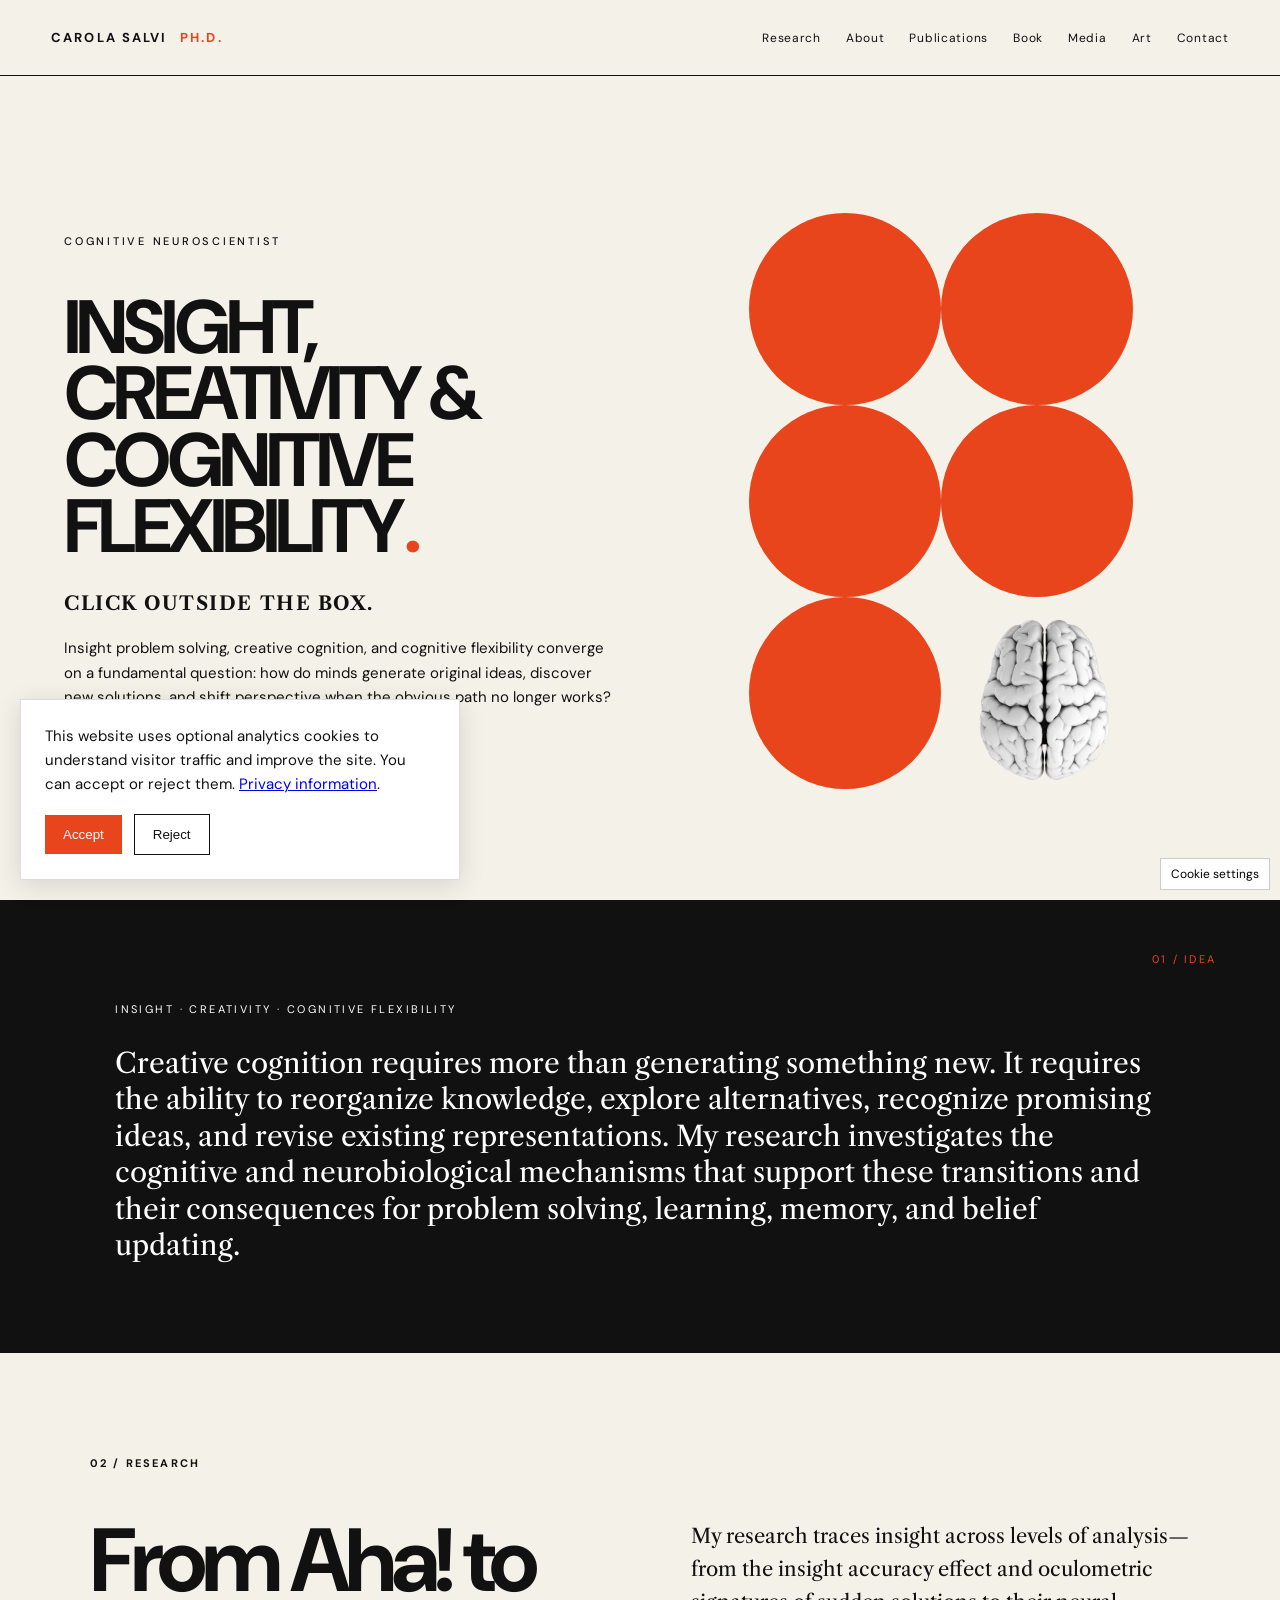
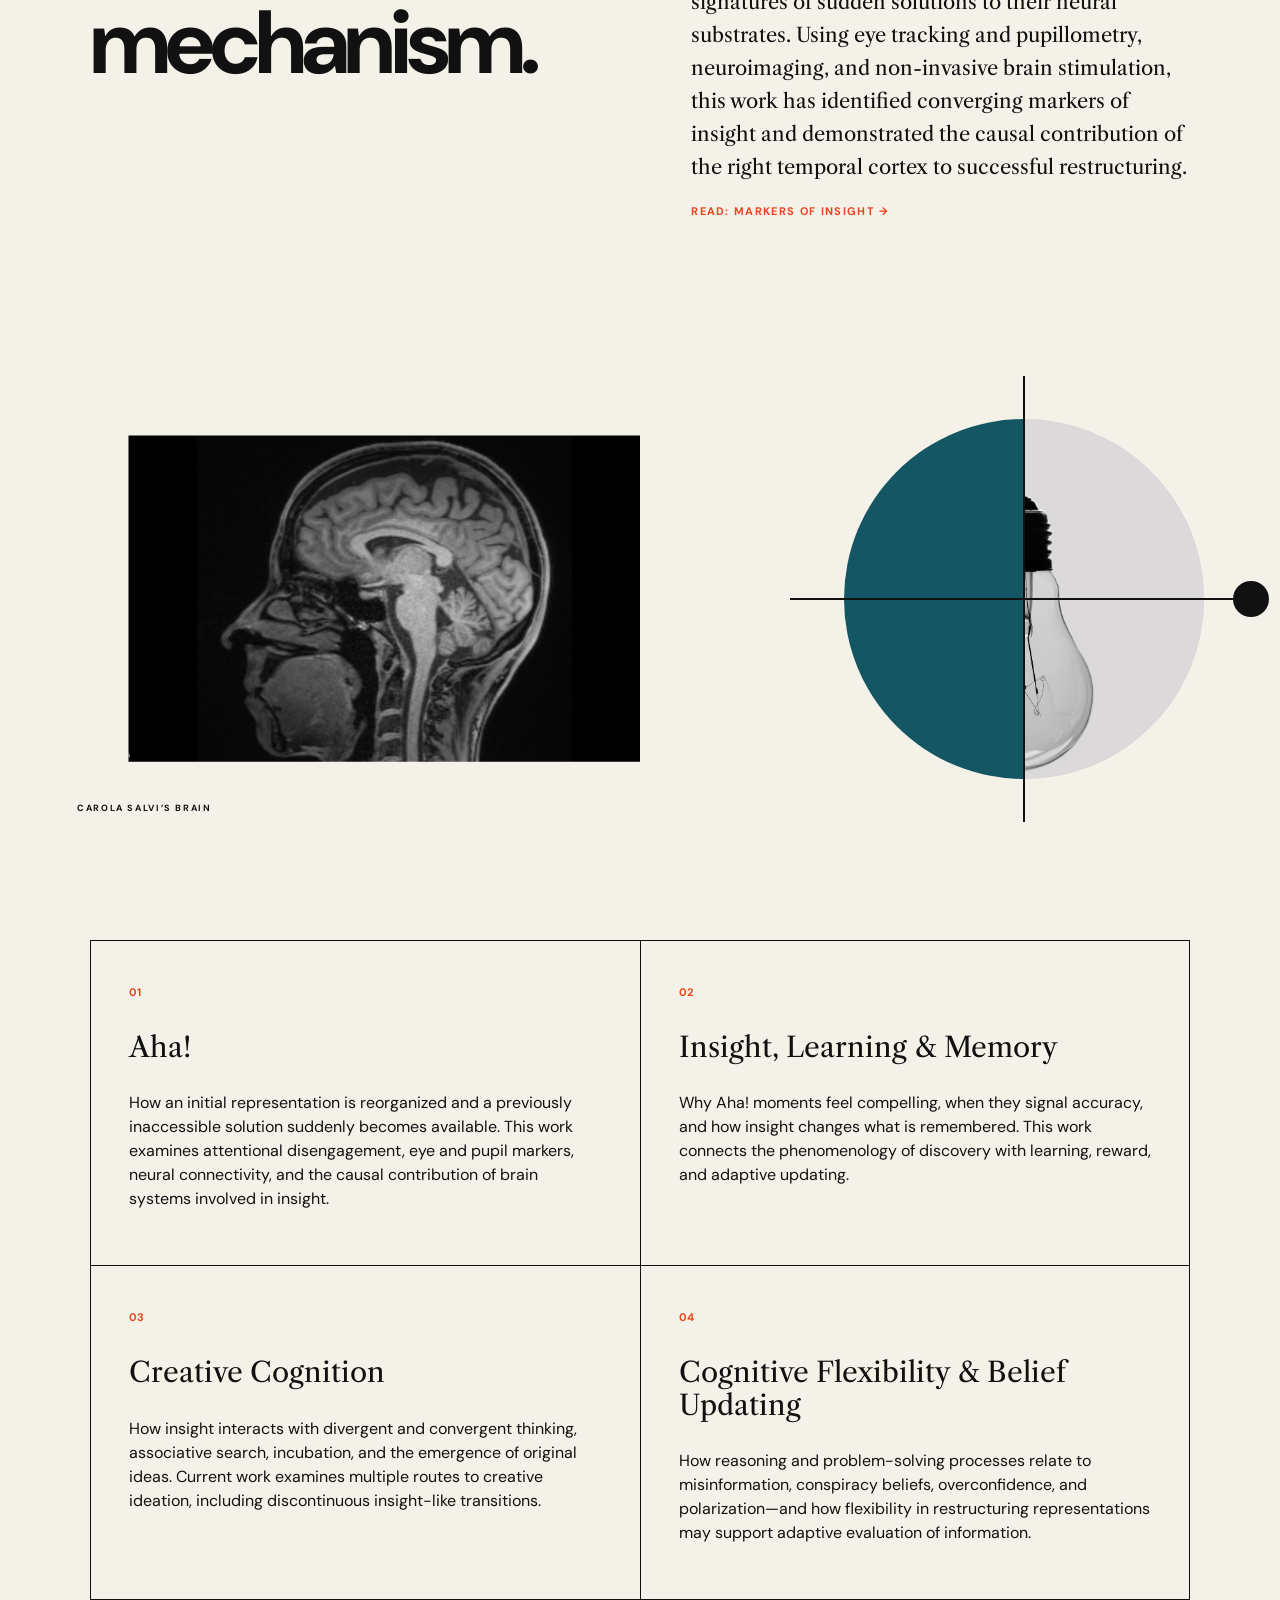
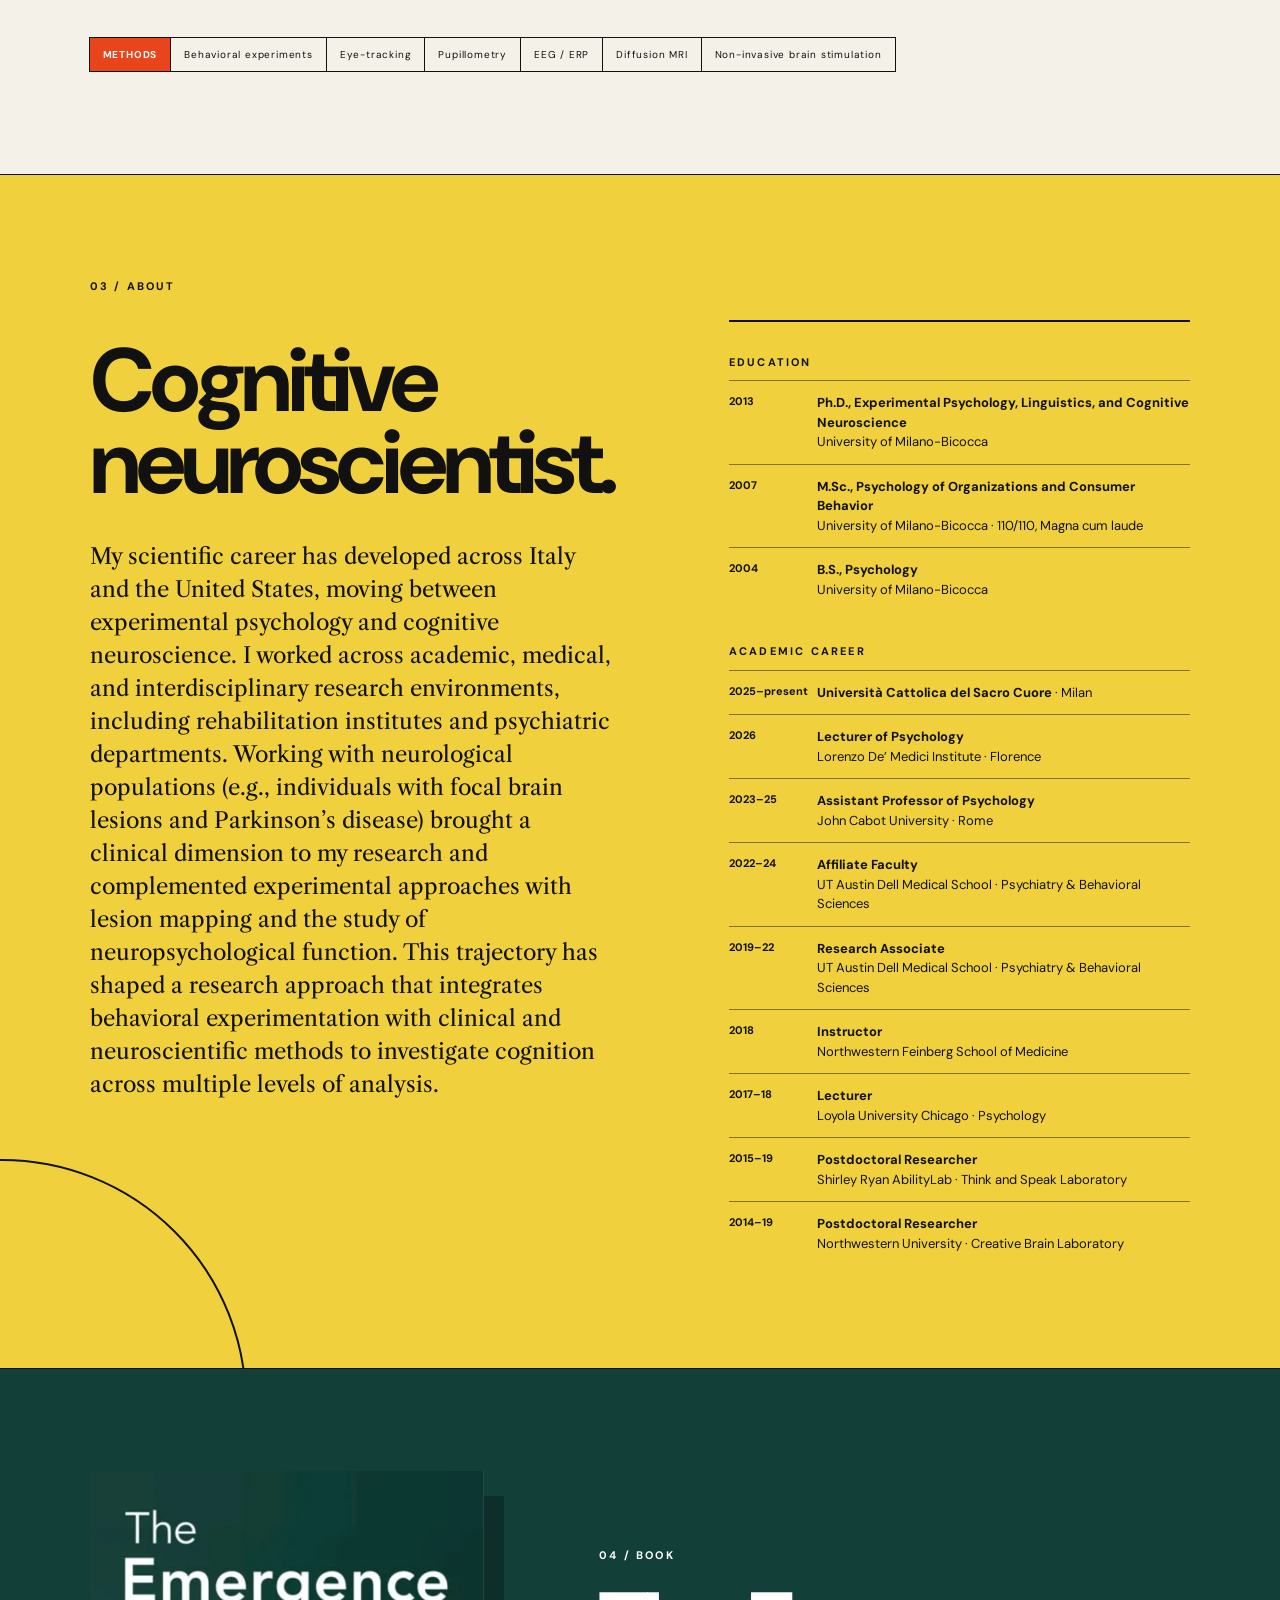
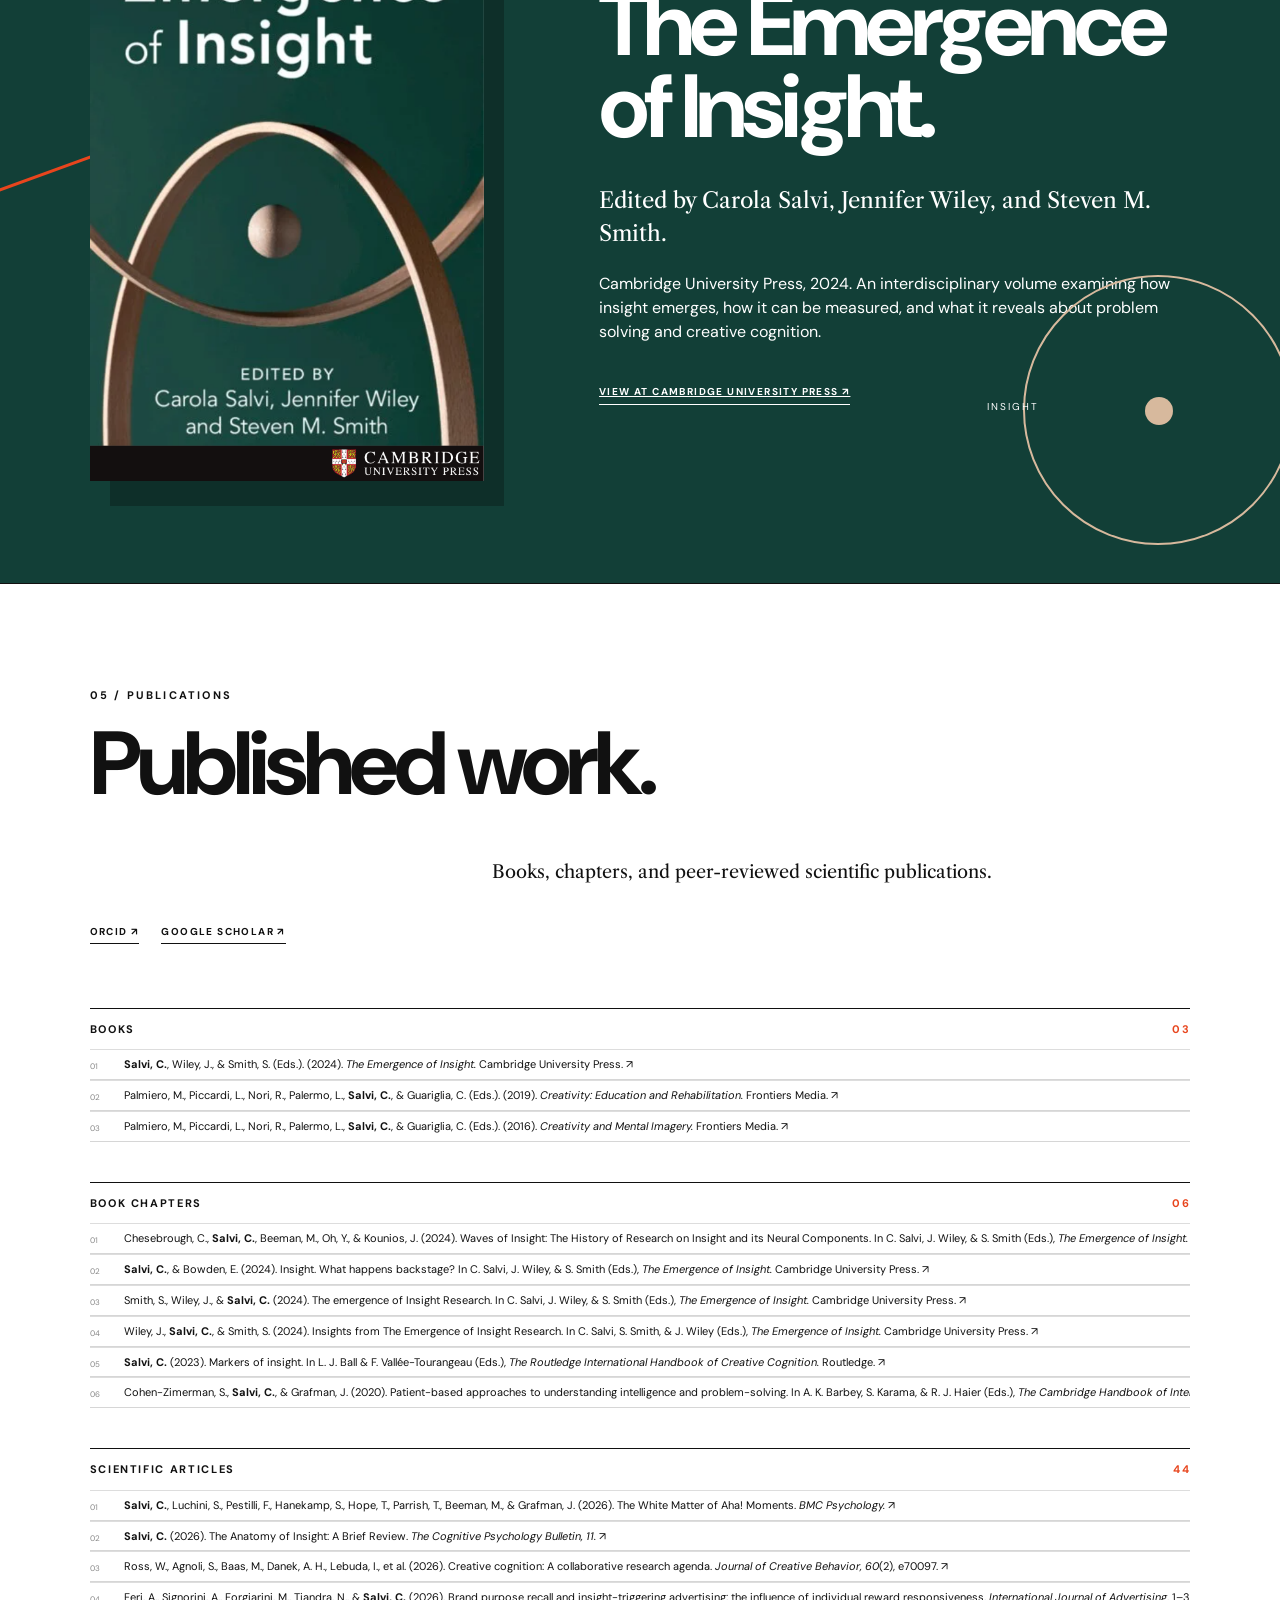
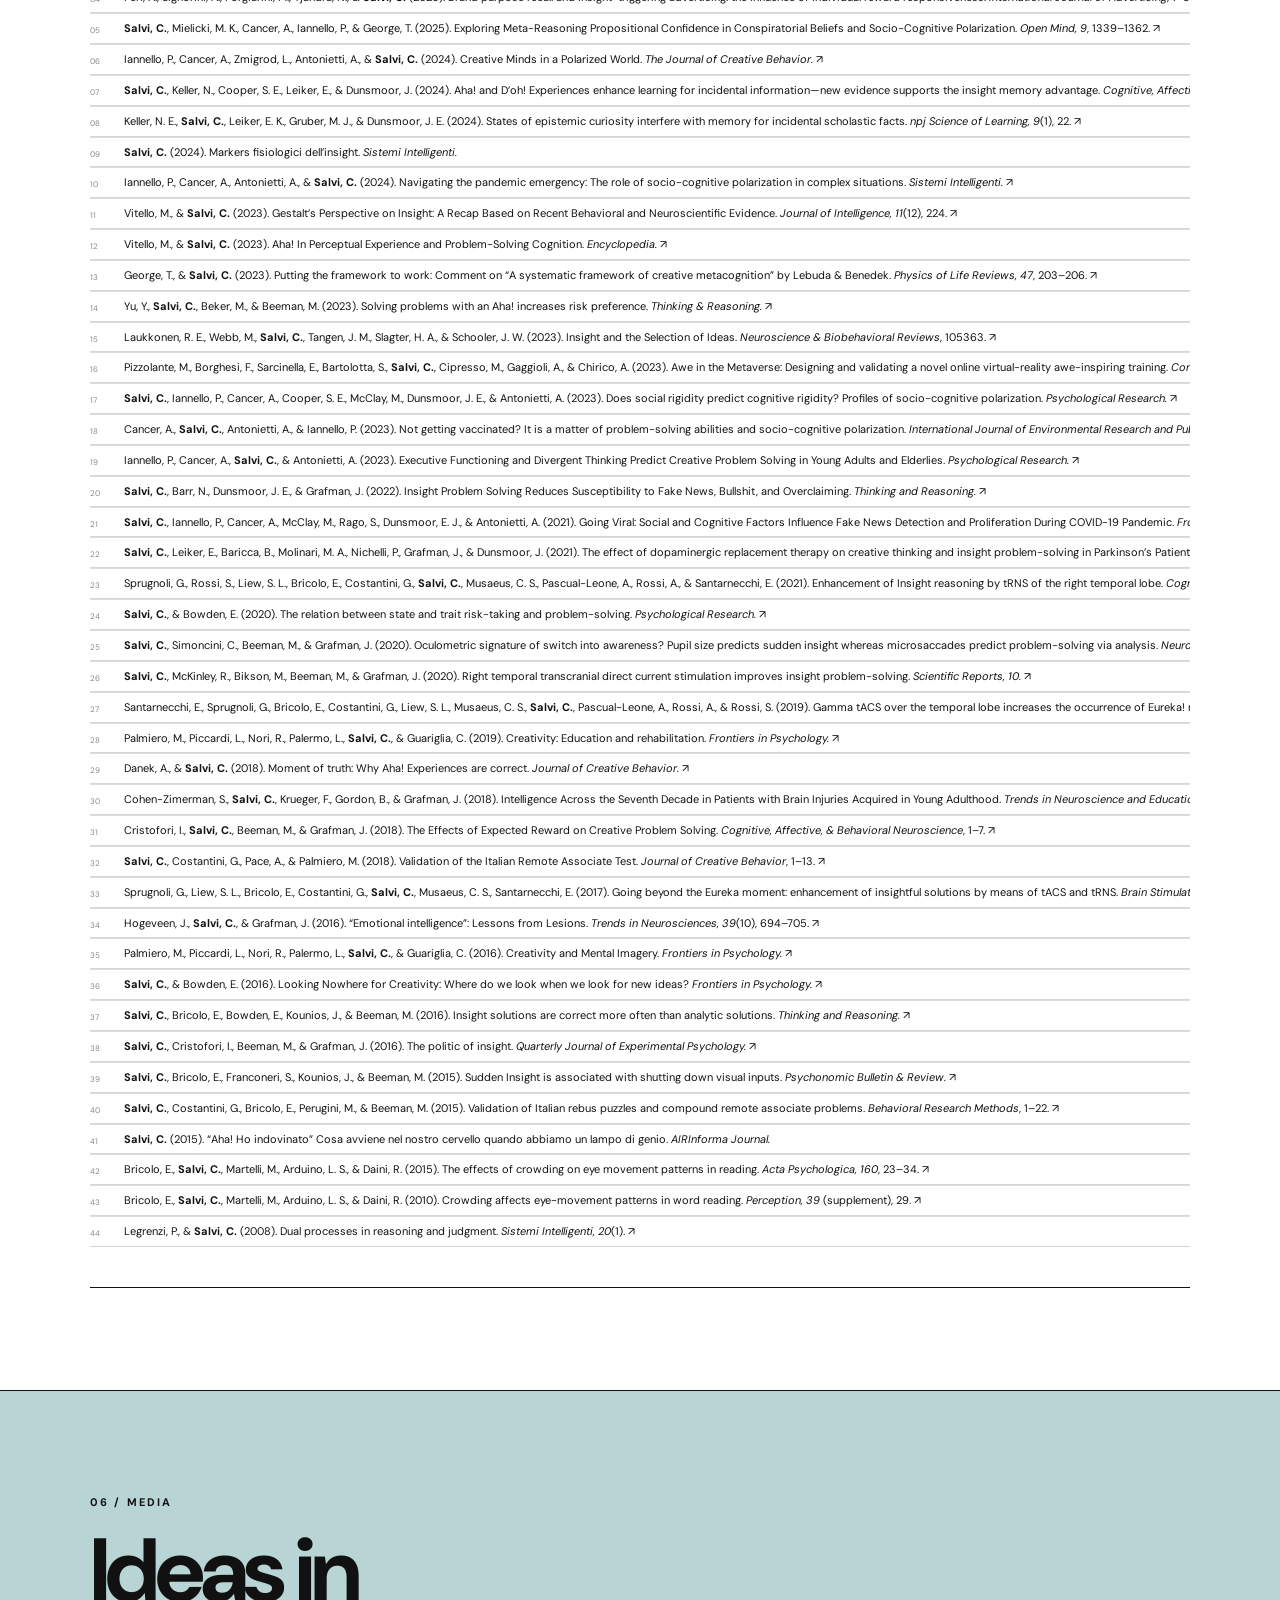
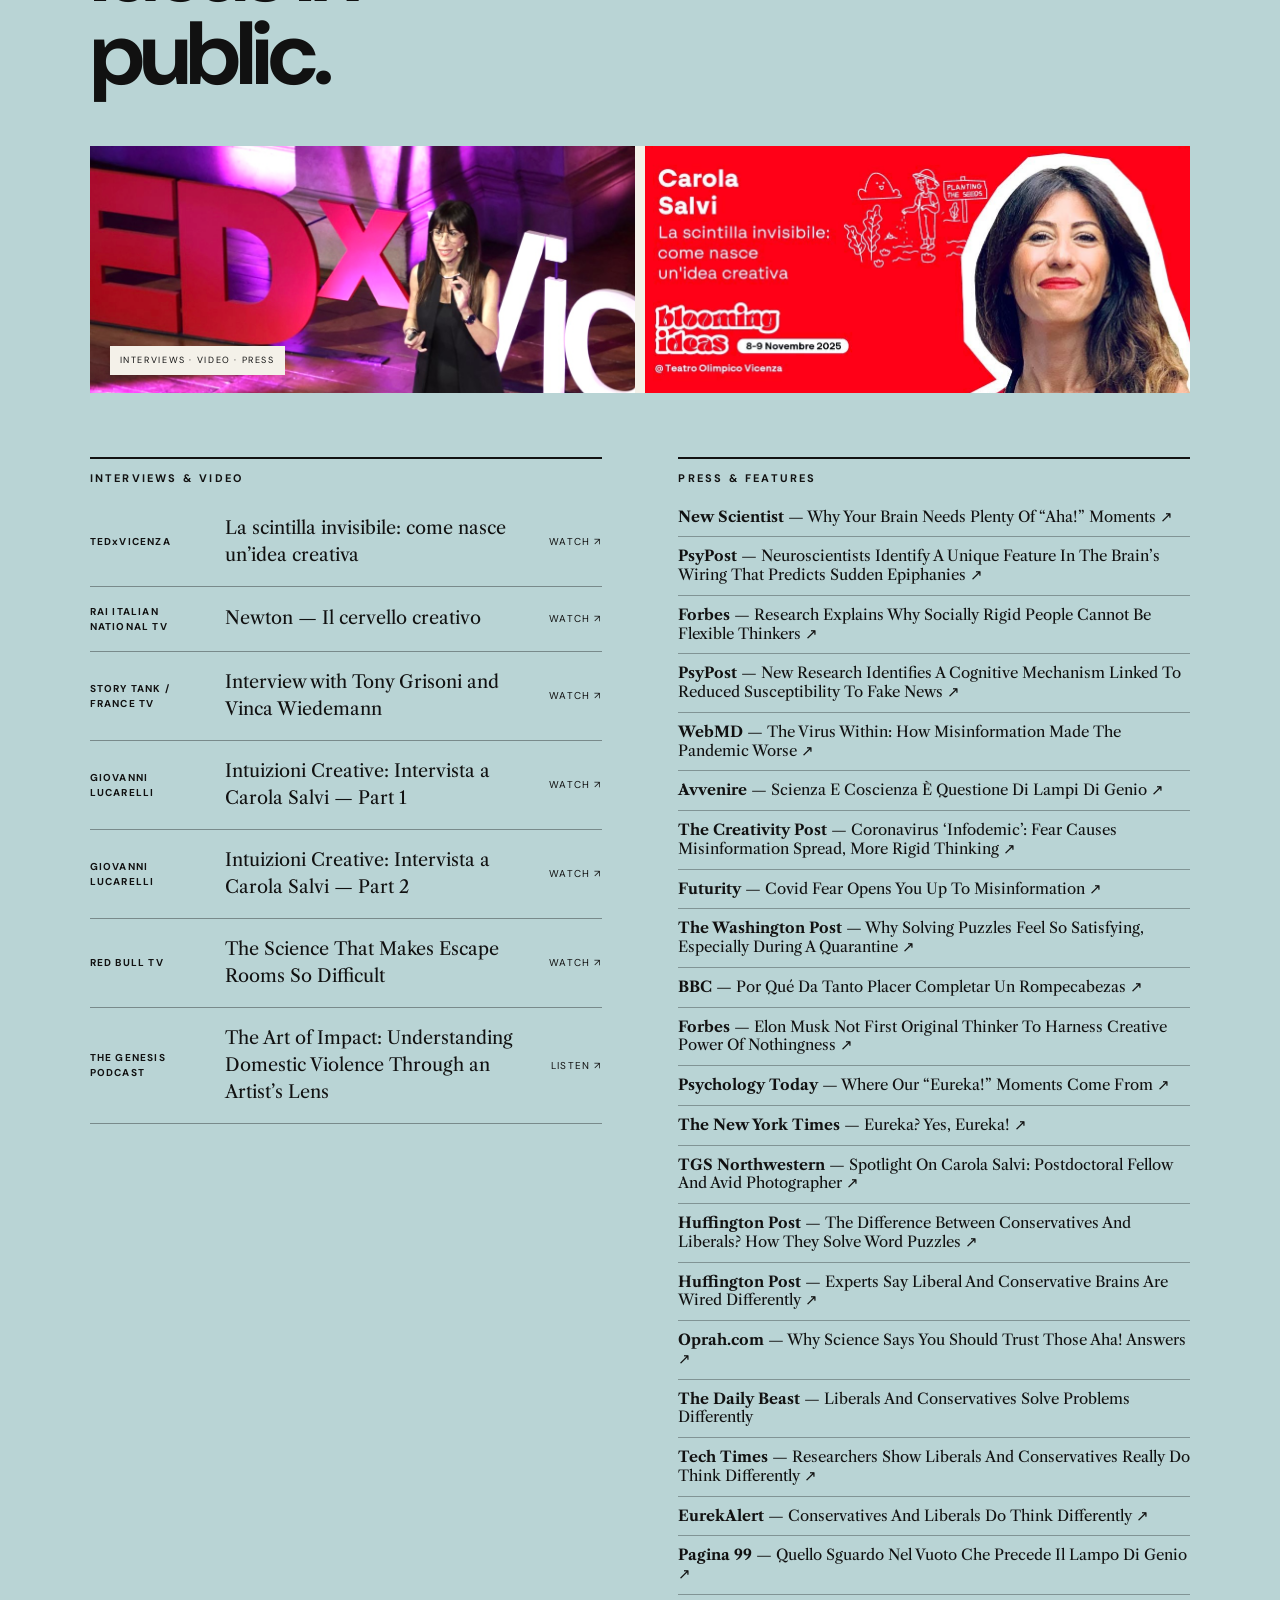
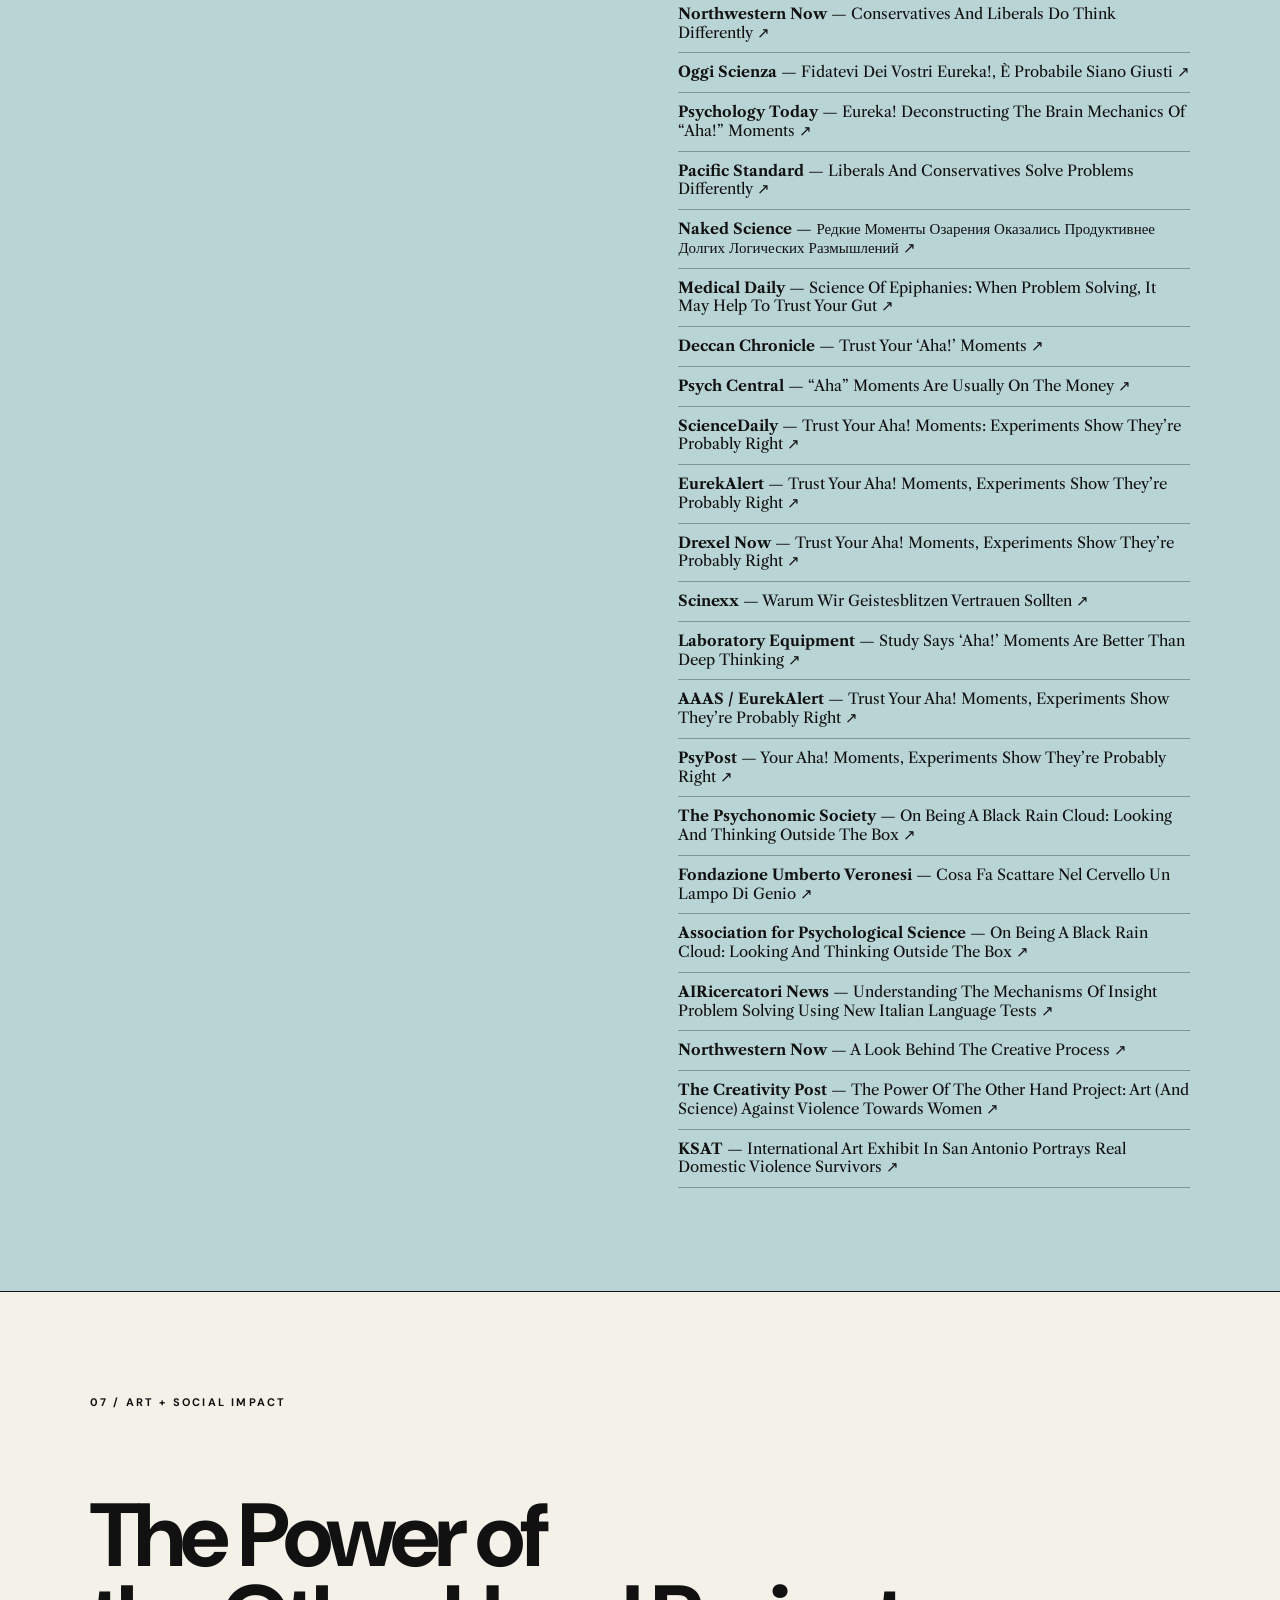
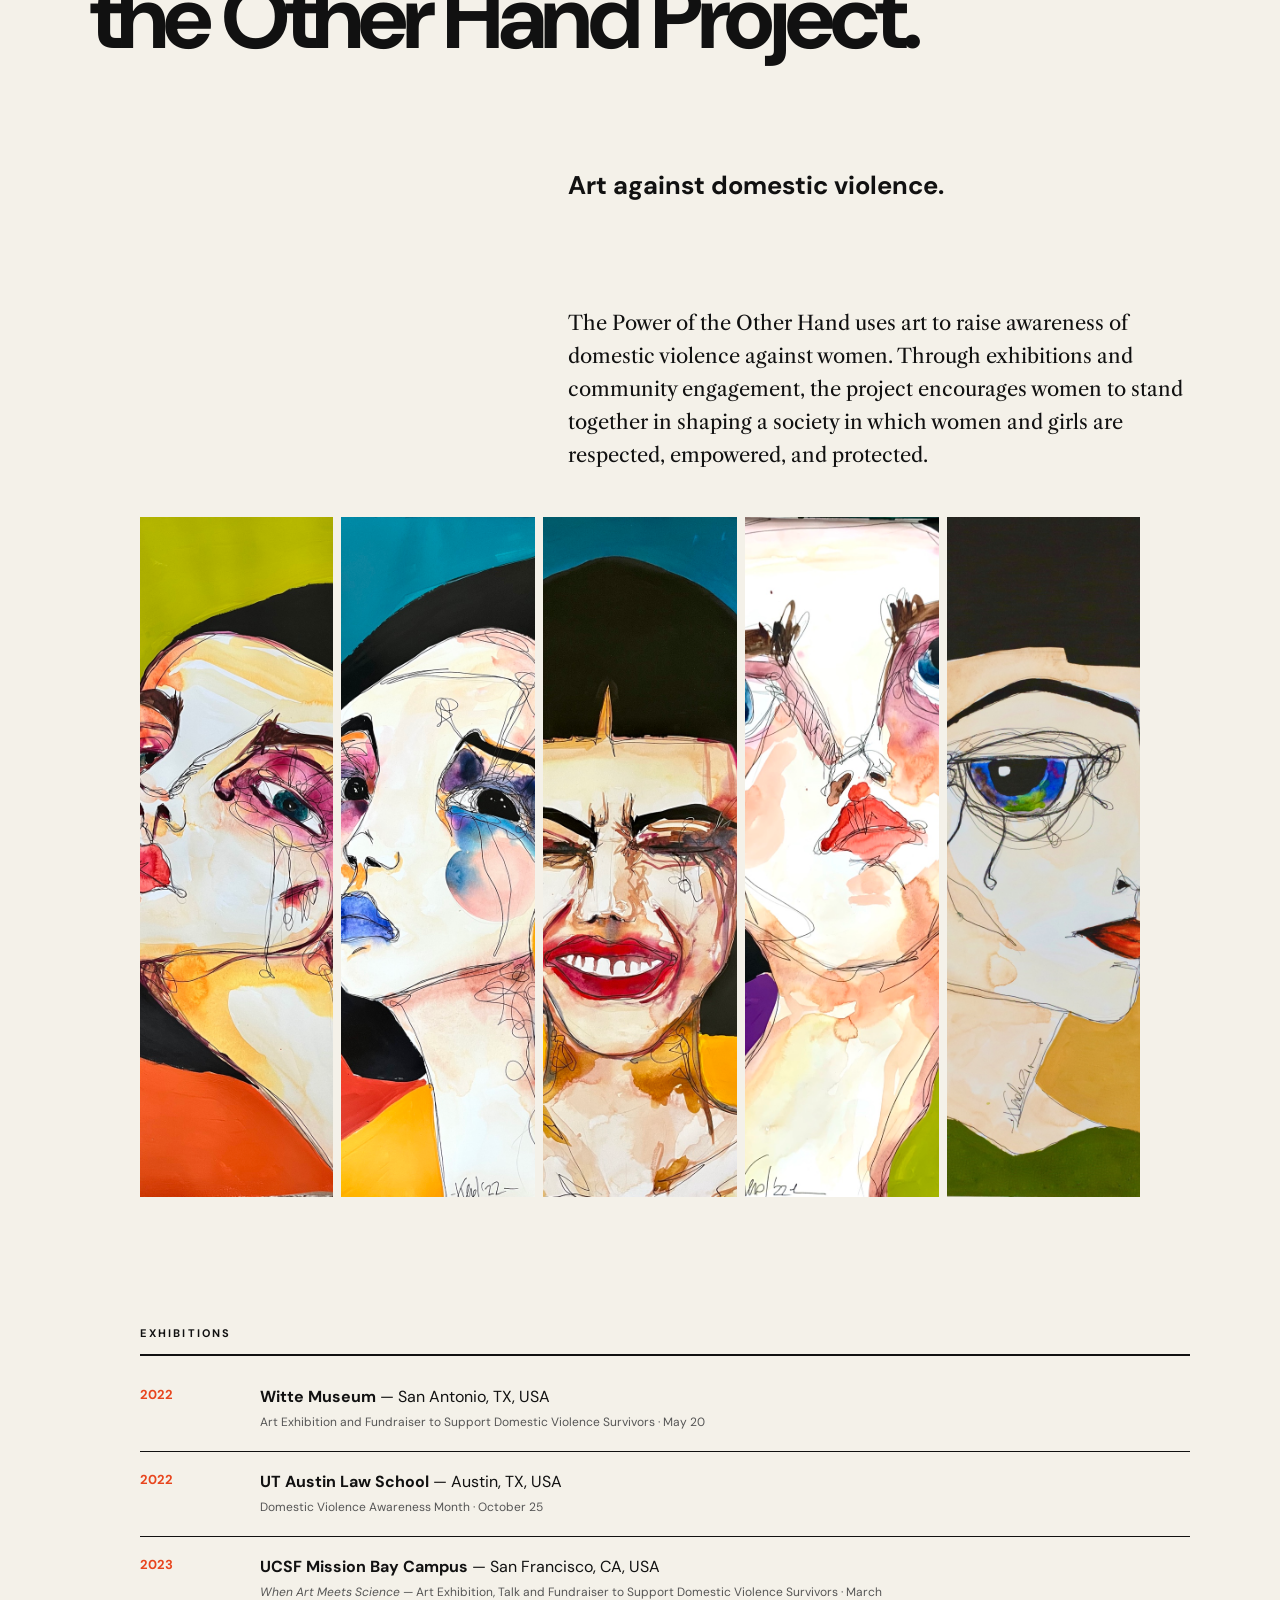
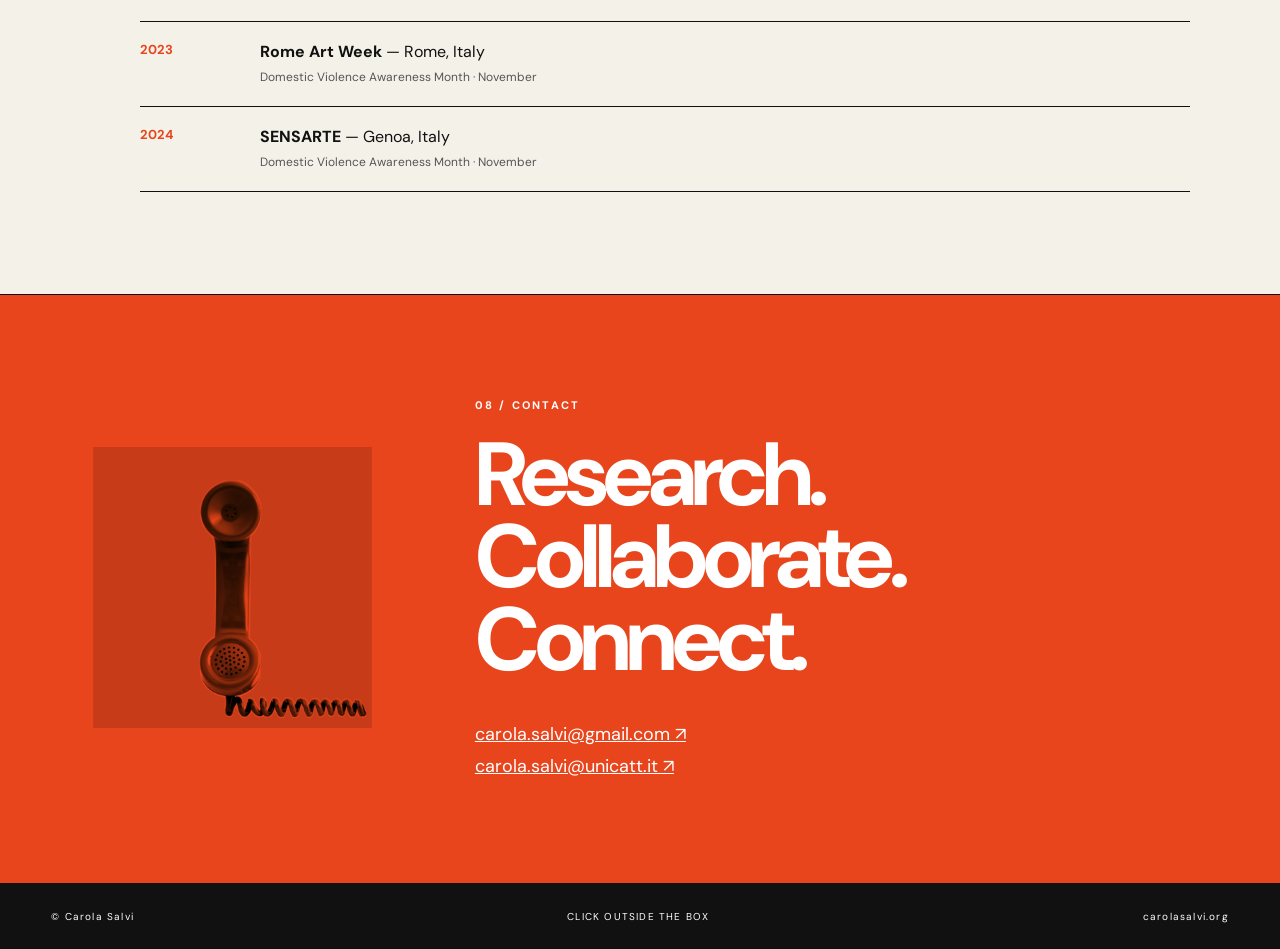
<file: index.html>
<!DOCTYPE html>

<html lang="en">
<head>
  <!-- Google Analytics 4 -->

<script>

  window.dataLayer = window.dataLayer || [];

  function gtag(){dataLayer.push(arguments);}

  gtag('consent', 'default', {

    analytics_storage: 'denied',

    ad_storage: 'denied',

    ad_user_data: 'denied',

    ad_personalization: 'denied'

  });

</script>
<link href="https://carolasalvi.org/" rel="canonical"/>
<meta content="https://carolasalvi.org/" property="og:url"/>
<meta charset="utf-8"/><meta content="width=device-width,initial-scale=1" name="viewport"/>
<meta content="Carola Salvi — cognitive neuroscientist studying insight, creativity, cognitive flexibility, learning, and belief updating." name="description"/>
<title>Carola Salvi | Cognitive Neuroscientist — Insight, Creativity &amp; Cognitive Flexibility</title>
<meta name="author" content="Carola Salvi"/>
<meta name="robots" content="index, follow, max-image-preview:large"/>
<meta property="og:type" content="profile"/>
<meta property="og:title" content="Carola Salvi | Cognitive Neuroscientist"/>
<meta property="og:description" content="Cognitive neuroscientist studying insight problem solving, creative cognition, cognitive flexibility, learning, memory, and belief updating."/>
<meta property="og:site_name" content="Carola Salvi"/>
<meta name="twitter:card" content="summary"/>
<meta name="twitter:title" content="Carola Salvi | Cognitive Neuroscientist"/>
<meta name="twitter:description" content="Research on insight problem solving, creative cognition, cognitive flexibility, learning, memory, and belief updating."/>
<script type="application/ld+json">
{
  "@context": "https://schema.org",
  "@type": "ProfilePage",
  "@id": "https://carolasalvi.org/#profile",
  "url": "https://carolasalvi.org/",
  "name": "Carola Salvi | Cognitive Neuroscientist",
  "mainEntity": {
    "@type": "Person",
    "@id": "https://carolasalvi.org/#carola-salvi",
    "name": "Carola Salvi",
    "honorificSuffix": "Ph.D.",
    "jobTitle": "Cognitive Neuroscientist",
    "url": "https://carolasalvi.org/",
    "sameAs": [
      "https://orcid.org/0000-0001-9312-7649",
      "https://scholar.google.com/citations?user=IAWS8yEAAAAJ"
    ],
    "knowsAbout": [
      "Insight problem solving",
      "Creative cognition",
      "Cognitive flexibility",
      "Learning and memory",
      "Belief updating",
      "Cognitive neuroscience"
    ]
  }
}
</script>
<link href="https://fonts.googleapis.com" rel="preconnect"/><link crossorigin="" href="https://fonts.gstatic.com" rel="preconnect"/>
<link href="https://fonts.googleapis.com/css2?family=DM+Sans:wght@400;500;600;700&amp;family=Libre+Caslon+Text:wght@400;700&amp;display=swap" rel="stylesheet"/>
<link href="styles.css" rel="stylesheet"/>
</head>
<body>
<header class="site-header"><a class="brand" href="#top">CAROLA SALVI <i>PH.D.</i></a><nav><a href="#research">Research</a><a href="#about">About</a><a href="#publications">Publications</a><a href="#book">Book</a><a href="#media">Media</a><a href="#art">Art</a><a href="#contact">Contact</a></nav></header>
<main id="top">
<section class="hero hero-circles">
<div class="hero-copy">
<p class="kicker">COGNITIVE NEUROSCIENTIST</p>
<h1>INSIGHT,<br/>CREATIVITY &amp;<br/>COGNITIVE<br/>FLEXIBILITY<span class="hero-dot">.</span></h1>
<p class="hero-deck">CLICK OUTSIDE THE BOX.</p>
<p class="lede">Insight problem solving, creative cognition, and cognitive flexibility converge on a fundamental question: how do minds generate original ideas, discover new solutions, and shift perspective when the obvious path no longer works?</p>
<a class="arrow-link" href="#research">EXPLORE THE RESEARCH →</a>
</div>
<div aria-label="Bauhaus-inspired orange circle grid with a brain representing insight" class="hero-circle-system">
<div class="idea-circle"></div><div class="idea-circle"></div>
<div class="idea-circle"></div><div class="idea-circle"></div>
<div class="idea-circle"></div><div class="brain-circle"><img alt="Human brain viewed from above" src="assets/brain-top-transparent.png"/></div>
</div>
</section>
<section class="manifesto"><div class="manifesto-index">01 / IDEA</div><p>INSIGHT · CREATIVITY · COGNITIVE FLEXIBILITY</p><h2>Creative cognition requires more than generating something new. It requires the ability to reorganize knowledge, explore alternatives, recognize promising ideas, and revise existing representations. My research investigates the cognitive and neurobiological mechanisms that support these transitions and their consequences for problem solving, learning, memory, and belief updating.</h2></section>
<section class="section research" id="research"><div class="section-label">02 / RESEARCH</div><div class="research-intro"><h2>From Aha! to<br/>mechanism.</h2><p>My research traces insight across levels of analysis—from the insight accuracy effect and oculometric signatures of sudden solutions to their neural substrates. Using eye tracking and pupillometry, neuroimaging, and non-invasive brain stimulation, this work has identified converging markers of insight and demonstrated the causal contribution of the right temporal cortex to successful restructuring.<br/><a class="research-read" href="https://www.taylorfrancis.com/chapters/edit/10.4324/9781003009351-30/markers-insight-carola-salvi" rel="noopener" target="_blank">READ: MARKERS OF INSIGHT →</a></p></div>
<div class="research-visual"><div class="brain-frame"><img alt="Carola Salvi brain image" src="assets/brain.jpg"/><span>CAROLA SALVI’S BRAIN</span></div><div aria-label="Bauhaus split circle: petrol green and light bulb" class="bauhaus-bulb"><div class="split-circle"><span class="split-green"></span><span class="split-photo"><img alt="Light bulb" src="assets/bulb-exact.png"/></span><i class="split-line"></i></div></div></div>
<div class="research-grid">
<article><b>01</b><h3>Aha!</h3><p>How an initial representation is reorganized and a previously inaccessible solution suddenly becomes available. This work examines attentional disengagement, eye and pupil markers, neural connectivity, and the causal contribution of brain systems involved in insight.</p></article>
<article><b>02</b><h3>Insight, Learning &amp; Memory</h3><p>Why Aha! moments feel compelling, when they signal accuracy, and how insight changes what is remembered. This work connects the phenomenology of discovery with learning, reward, and adaptive updating.</p></article>
<article><b>03</b><h3>Creative Cognition</h3><p>How insight interacts with divergent and convergent thinking, associative search, incubation, and the emergence of original ideas. Current work examines multiple routes to creative ideation, including discontinuous insight-like transitions.</p></article>
<article><b>04</b><h3>Cognitive Flexibility &amp; Belief Updating</h3><p>How reasoning and problem-solving processes relate to misinformation, conspiracy beliefs, overconfidence, and polarization—and how flexibility in restructuring representations may support adaptive evaluation of information.</p></article>
</div><div class="methods"><strong>METHODS</strong><span>Behavioral experiments</span><span>Eye-tracking</span><span>Pupillometry</span><span>EEG / ERP</span><span>Diffusion MRI</span><span>Non-invasive brain stimulation</span></div></section>
<section class="section about" id="about"><div class="section-label">03 / ABOUT</div><div class="about-grid"><div><h2>Cognitive<br/>neuroscientist.</h2><p class="serif dark">My scientific career has developed across Italy and the United States, moving between experimental psychology and cognitive neuroscience. I worked across academic, medical, and interdisciplinary research environments, including rehabilitation institutes and psychiatric departments. Working with neurological populations (e.g., individuals with focal brain lesions and Parkinson’s disease) brought a clinical dimension to my research and complemented experimental approaches with lesion mapping and the study of neuropsychological function. This trajectory has shaped a research approach that integrates behavioral experimentation with clinical and neuroscientific methods to investigate cognition across multiple levels of analysis.</p></div><div class="credentials"><h3>EDUCATION</h3><div><b>2013</b><p><strong>Ph.D., Experimental Psychology, Linguistics, and Cognitive Neuroscience</strong><br/>University of Milano-Bicocca</p></div><div><b>2007</b><p><strong>M.Sc., Psychology of Organizations and Consumer Behavior</strong><br/>University of Milano-Bicocca · 110/110, Magna cum laude</p></div><div><b>2004</b><p><strong>B.S., Psychology</strong><br/>University of Milano-Bicocca</p></div><h3>ACADEMIC CAREER</h3><div><b>2025–present</b><p><strong>Università Cattolica del Sacro Cuore</strong> · Milan</p></div><div><b>2026</b><p><strong>Lecturer of Psychology</strong><br/>Lorenzo De’ Medici Institute · Florence</p></div><div><b>2023–25</b><p><strong>Assistant Professor of Psychology</strong><br/>John Cabot University · Rome</p></div><div><b>2022–24</b><p><strong>Affiliate Faculty</strong><br/>UT Austin Dell Medical School · Psychiatry &amp; Behavioral Sciences</p></div><div><b>2019–22</b><p><strong>Research Associate</strong><br/>UT Austin Dell Medical School · Psychiatry &amp; Behavioral Sciences</p></div><div><b>2018</b><p><strong>Instructor</strong><br/>Northwestern Feinberg School of Medicine</p></div><div><b>2017–18</b><p><strong>Lecturer</strong><br/>Loyola University Chicago · Psychology</p></div><div><b>2015–19</b><p><strong>Postdoctoral Researcher</strong><br/>Shirley Ryan AbilityLab · Think and Speak Laboratory</p></div><div><b>2014–19</b><p><strong>Postdoctoral Researcher</strong><br/>Northwestern University · Creative Brain Laboratory</p></div></div></div></section><section class="section book" id="book"><div class="book-image"><img alt="The Emergence of Insight book cover" src="assets/book-cover.png"/></div><div class="book-copy"><div class="section-label">04 / BOOK</div><h2>The Emergence<br/>of Insight.</h2><p class="serif">Edited by Carola Salvi, Jennifer Wiley, and Steven M. Smith.</p><p>Cambridge University Press, 2024. An interdisciplinary volume examining how insight emerges, how it can be measured, and what it reveals about problem solving and creative cognition.</p><a class="book-link" href="https://doi.org/10.1017/9781009244244" rel="noopener" target="_blank">VIEW AT CAMBRIDGE UNIVERSITY PRESS ↗</a><div class="orbit"><i></i><span>INSIGHT</span></div></div></section>
<section class="section publications" id="publications"><div class="pub-head"><div class="section-label">05 / PUBLICATIONS</div><h2>Published work.</h2><p>Books, chapters, and peer-reviewed scientific publications.</p><div class="pub-profile-links"><a href="https://orcid.org/0000-0001-9312-7649" rel="noopener" target="_blank">ORCID ↗</a><a href="https://scholar.google.com/citations?user=IAWS8yEAAAAJ" rel="noopener" target="_blank">GOOGLE SCHOLAR ↗</a></div></div>
<div class="pub-section"><h3>BOOKS <span>03</span></h3><ol class="pubs">
<li><a href="https://doi.org/10.1017/9781009244244" rel="noopener" target="_blank"><strong>Salvi, C.</strong>, Wiley, J., &amp; Smith, S. (Eds.). (2024). <em>The Emergence of Insight.</em> Cambridge University Press. ↗</a></li>
<li><a href="https://doi.org/10.3389/978-2-88963-035-6" rel="noopener" target="_blank">Palmiero, M., Piccardi, L., Nori, R., Palermo, L., <strong>Salvi, C.</strong>, &amp; Guariglia, C. (Eds.). (2019). <em>Creativity: Education and Rehabilitation.</em> Frontiers Media. ↗</a></li>
<li><a href="https://doi.org/10.3389/978-2-88919-994-5" rel="noopener" target="_blank">Palmiero, M., Piccardi, L., Nori, R., Palermo, L., <strong>Salvi, C.</strong>, &amp; Guariglia, C. (Eds.). (2016). <em>Creativity and Mental Imagery.</em> Frontiers Media. ↗</a></li></ol></div>
<div class="pub-section"><h3>BOOK CHAPTERS <span>06</span></h3><ol class="pubs">
<li><a href="https://doi.org/10.1017/9781009244244" rel="noopener" target="_blank">Chesebrough, C., <strong>Salvi, C.</strong>, Beeman, M., Oh, Y., &amp; Kounios, J. (2024). Waves of Insight: The History of Research on Insight and its Neural Components. In C. Salvi, J. Wiley, &amp; S. Smith (Eds.), <em>The Emergence of Insight.</em> Cambridge University Press. ↗</a></li>
<li><a href="https://doi.org/10.1017/9781009244244" rel="noopener" target="_blank"><strong>Salvi, C.</strong>, &amp; Bowden, E. (2024). Insight. What happens backstage? In C. Salvi, J. Wiley, &amp; S. Smith (Eds.), <em>The Emergence of Insight.</em> Cambridge University Press. ↗</a></li>
<li><a href="https://doi.org/10.1017/9781009244244" rel="noopener" target="_blank">Smith, S., Wiley, J., &amp; <strong>Salvi, C.</strong> (2024). The emergence of Insight Research. In C. Salvi, J. Wiley, &amp; S. Smith (Eds.), <em>The Emergence of Insight.</em> Cambridge University Press. ↗</a></li>
<li><a href="https://doi.org/10.1017/9781009244244" rel="noopener" target="_blank">Wiley, J., <strong>Salvi, C.</strong>, &amp; Smith, S. (2024). Insights from The Emergence of Insight Research. In C. Salvi, S. Smith, &amp; J. Wiley (Eds.), <em>The Emergence of Insight.</em> Cambridge University Press. ↗</a></li>
<li><a href="https://doi.org/10.4324/9781003009351-30" rel="noopener" target="_blank"><strong>Salvi, C.</strong> (2023). Markers of insight. In L. J. Ball &amp; F. Vallée-Tourangeau (Eds.), <em>The Routledge International Handbook of Creative Cognition.</em> Routledge. ↗</a></li>
<li><a href="https://doi.org/10.1017/9781108635462.025" rel="noopener" target="_blank">Cohen-Zimerman, S., <strong>Salvi, C.</strong>, &amp; Grafman, J. (2020). Patient-based approaches to understanding intelligence and problem-solving. In A. K. Barbey, S. Karama, &amp; R. J. Haier (Eds.), <em>The Cambridge Handbook of Intelligence and Cognitive Neuroscience.</em> Cambridge University Press. ↗</a></li></ol></div>
<div class="pub-section"><h3>SCIENTIFIC ARTICLES <span>44</span></h3><ol class="pubs articles">
<li><a href="https://doi.org/10.1186/s40359-025-03593-0" rel="noopener" target="_blank"><strong>Salvi, C.</strong>, Luchini, S., Pestilli, F., Hanekamp, S., Hope, T., Parrish, T., Beeman, M., &amp; Grafman, J. (2026). The White Matter of Aha! Moments. <em>BMC Psychology.</em> ↗</a></li>
<li><a href="https://doi.org/10.53841/bpscog.2026.1.11.13" rel="noopener" target="_blank"><strong>Salvi, C.</strong> (2026). The Anatomy of Insight: A Brief Review. <em>The Cognitive Psychology Bulletin, 11.</em> ↗</a></li>
<li><a href="https://doi.org/10.1002/jocb.70097" rel="noopener" target="_blank">Ross, W., Agnoli, S., Baas, M., Danek, A. H., Lebuda, I., et al. (2026). Creative cognition: A collaborative research agenda. <em>Journal of Creative Behavior, 60</em>(2), e70097. ↗</a></li>
<li><a href="https://doi.org/10.1080/02650487.2026.2649618" rel="noopener" target="_blank">Feri, A., Signorini, A., Forgiarini, M., Tjandra, N., &amp; <strong>Salvi, C.</strong> (2026). Brand purpose recall and insight-triggering advertising: the influence of individual reward responsiveness. <em>International Journal of Advertising</em>, 1–34. ↗</a></li>
<li><a href="https://doi.org/10.1162/opmi.a.20" rel="noopener" target="_blank"><strong>Salvi, C.</strong>, Mielicki, M. K., Cancer, A., Iannello, P., &amp; George, T. (2025). Exploring Meta-Reasoning Propositional Confidence in Conspiratorial Beliefs and Socio-Cognitive Polarization. <em>Open Mind, 9</em>, 1339–1362. ↗</a></li>
<li><a href="https://doi.org/10.1002/jocb.1509" rel="noopener" target="_blank">Iannello, P., Cancer, A., Zmigrod, L., Antonietti, A., &amp; <strong>Salvi, C.</strong> (2024). Creative Minds in a Polarized World. <em>The Journal of Creative Behavior.</em> ↗</a></li>
<li><a href="https://doi.org/10.3758/s13415-024-01184-x" rel="noopener" target="_blank"><strong>Salvi, C.</strong>, Keller, N., Cooper, S. E., Leiker, E., &amp; Dunsmoor, J. (2024). Aha! and D’oh! Experiences enhance learning for incidental information—new evidence supports the insight memory advantage. <em>Cognitive, Affective, &amp; Behavioral Neuroscience, 24</em>, 505–516. ↗</a></li>
<li><a href="https://doi.org/10.1038/s41539-024-00234-w" rel="noopener" target="_blank">Keller, N. E., <strong>Salvi, C.</strong>, Leiker, E. K., Gruber, M. J., &amp; Dunsmoor, J. E. (2024). States of epistemic curiosity interfere with memory for incidental scholastic facts. <em>npj Science of Learning, 9</em>(1), 22. ↗</a></li>
<li><strong>Salvi, C.</strong> (2024). Markers fisiologici dell’insight. <em>Sistemi Intelligenti.</em></li>
<li><a href="https://doi.org/10.1422/113330" rel="noopener" target="_blank">Iannello, P., Cancer, A., Antonietti, A., &amp; <strong>Salvi, C.</strong> (2024). Navigating the pandemic emergency: The role of socio-cognitive polarization in complex situations. <em>Sistemi Intelligenti.</em> ↗</a></li>
<li><a href="https://doi.org/10.3390/jintelligence11120224" rel="noopener" target="_blank">Vitello, M., &amp; <strong>Salvi, C.</strong> (2023). Gestalt’s Perspective on Insight: A Recap Based on Recent Behavioral and Neuroscientific Evidence. <em>Journal of Intelligence, 11</em>(12), 224. ↗</a></li>
<li><a href="https://encyclopedia.pub/entry/53090" rel="noopener" target="_blank">Vitello, M., &amp; <strong>Salvi, C.</strong> (2023). Aha! In Perceptual Experience and Problem-Solving Cognition. <em>Encyclopedia.</em> ↗</a></li>
<li><a href="https://doi.org/10.1016/j.plrev.2023.10.014" rel="noopener" target="_blank">George, T., &amp; <strong>Salvi, C.</strong> (2023). Putting the framework to work: Comment on “A systematic framework of creative metacognition” by Lebuda &amp; Benedek. <em>Physics of Life Reviews, 47</em>, 203–206. ↗</a></li>
<li><a href="https://doi.org/10.1080/13546783.2023.2259552" rel="noopener" target="_blank">Yu, Y., <strong>Salvi, C.</strong>, Beker, M., &amp; Beeman, M. (2023). Solving problems with an Aha! increases risk preference. <em>Thinking &amp; Reasoning.</em> ↗</a></li>
<li><a href="https://doi.org/10.1016/j.neubiorev.2023.105363" rel="noopener" target="_blank">Laukkonen, R. E., Webb, M., <strong>Salvi, C.</strong>, Tangen, J. M., Slagter, H. A., &amp; Schooler, J. W. (2023). Insight and the Selection of Ideas. <em>Neuroscience &amp; Biobehavioral Reviews</em>, 105363. ↗</a></li>
<li><a href="https://doi.org/10.1016/j.chb.2023.107876" rel="noopener" target="_blank">Pizzolante, M., Borghesi, F., Sarcinella, E., Bartolotta, S., <strong>Salvi, C.</strong>, Cipresso, M., Gaggioli, A., &amp; Chirico, A. (2023). Awe in the Metaverse: Designing and validating a novel online virtual-reality awe-inspiring training. <em>Computers in Human Behavior, 148</em>, 107876. ↗</a></li>
<li><a href="https://doi.org/10.1007/s00426-023-01832-w" rel="noopener" target="_blank"><strong>Salvi, C.</strong>, Iannello, P., Cancer, A., Cooper, S. E., McClay, M., Dunsmoor, J. E., &amp; Antonietti, A. (2023). Does social rigidity predict cognitive rigidity? Profiles of socio-cognitive polarization. <em>Psychological Research.</em> ↗</a></li>
<li><a href="https://doi.org/10.3390/ijerph20031721" rel="noopener" target="_blank">Cancer, A., <strong>Salvi, C.</strong>, Antonietti, A., &amp; Iannello, P. (2023). Not getting vaccinated? It is a matter of problem-solving abilities and socio-cognitive polarization. <em>International Journal of Environmental Research and Public Health, 20</em>(3), 1721. ↗</a></li>
<li><a href="https://doi.org/10.1007/s00426-022-01678-8" rel="noopener" target="_blank">Iannello, P., Cancer, A., <strong>Salvi, C.</strong>, &amp; Antonietti, A. (2023). Executive Functioning and Divergent Thinking Predict Creative Problem Solving in Young Adults and Elderlies. <em>Psychological Research.</em> ↗</a></li>
<li><a href="https://doi.org/10.1080/13546783.2022.2146191" rel="noopener" target="_blank"><strong>Salvi, C.</strong>, Barr, N., Dunsmoor, J. E., &amp; Grafman, J. (2022). Insight Problem Solving Reduces Susceptibility to Fake News, Bullshit, and Overclaiming. <em>Thinking and Reasoning.</em> ↗</a></li>
<li><a href="https://doi.org/10.3389/fcomm.2020.562588" rel="noopener" target="_blank"><strong>Salvi, C.</strong>, Iannello, P., Cancer, A., McClay, M., Rago, S., Dunsmoor, E. J., &amp; Antonietti, A. (2021). Going Viral: Social and Cognitive Factors Influence Fake News Detection and Proliferation During COVID-19 Pandemic. <em>Frontiers in Communication.</em> ↗</a></li>
<li><a href="https://doi.org/10.3389/fpsyg.2021.646448" rel="noopener" target="_blank"><strong>Salvi, C.</strong>, Leiker, E., Baricca, B., Molinari, M. A., Nichelli, P., Grafman, J., &amp; Dunsmoor, J. (2021). The effect of dopaminergic replacement therapy on creative thinking and insight problem-solving in Parkinson’s Patients. <em>Frontiers in Psychology.</em> ↗</a></li>
<li><a href="https://doi.org/10.3758/s13415-021-00885-x" rel="noopener" target="_blank">Sprugnoli, G., Rossi, S., Liew, S. L., Bricolo, E., Costantini, G., <strong>Salvi, C.</strong>, Musaeus, C. S., Pascual-Leone, A., Rossi, A., &amp; Santarnecchi, E. (2021). Enhancement of Insight reasoning by tRNS of the right temporal lobe. <em>Cognitive Affective &amp; Behavioral Neuroscience.</em> ↗</a></li>
<li><a href="https://doi.org/10.1007/s00426-019-01152-y" rel="noopener" target="_blank"><strong>Salvi, C.</strong>, &amp; Bowden, E. (2020). The relation between state and trait risk-taking and problem-solving. <em>Psychological Research.</em> ↗</a></li>
<li><a href="https://doi.org/10.1016/j.neuroimage.2020.116933" rel="noopener" target="_blank"><strong>Salvi, C.</strong>, Simoncini, C., Beeman, M., &amp; Grafman, J. (2020). Oculometric signature of switch into awareness? Pupil size predicts sudden insight whereas microsaccades predict problem-solving via analysis. <em>NeuroImage.</em> ↗</a></li>
<li><a href="https://doi.org/10.1038/s41598-020-57724-1" rel="noopener" target="_blank"><strong>Salvi, C.</strong>, McKinley, R., Bikson, M., Beeman, M., &amp; Grafman, J. (2020). Right temporal transcranial direct current stimulation improves insight problem-solving. <em>Scientific Reports, 10.</em> ↗</a></li>
<li><a href="https://doi.org/10.1038/s41598-019-42192-z" rel="noopener" target="_blank">Santarnecchi, E., Sprugnoli, G., Bricolo, E., Costantini, G., Liew, S. L., Musaeus, C. S., <strong>Salvi, C.</strong>, Pascual-Leone, A., Rossi, A., &amp; Rossi, S. (2019). Gamma tACS over the temporal lobe increases the occurrence of Eureka! moments. <em>Scientific Reports, 9</em>(1), 5778. ↗</a></li>
<li><a href="https://doi.org/10.3389/fpsyg.2019.01500" rel="noopener" target="_blank">Palmiero, M., Piccardi, L., Nori, R., Palermo, L., <strong>Salvi, C.</strong>, &amp; Guariglia, C. (2019). Creativity: Education and rehabilitation. <em>Frontiers in Psychology.</em> ↗</a></li>
<li><a href="https://doi.org/10.1002/jocb.380" rel="noopener" target="_blank">Danek, A., &amp; <strong>Salvi, C.</strong> (2018). Moment of truth: Why Aha! Experiences are correct. <em>Journal of Creative Behavior.</em> ↗</a></li>
<li><a href="https://doi.org/10.1016/j.tine.2018.08.001" rel="noopener" target="_blank">Cohen-Zimerman, S., <strong>Salvi, C.</strong>, Krueger, F., Gordon, B., &amp; Grafman, J. (2018). Intelligence Across the Seventh Decade in Patients with Brain Injuries Acquired in Young Adulthood. <em>Trends in Neuroscience and Education, 13</em>, 1–7. ↗</a></li>
<li><a href="https://doi.org/10.3758/s13415-018-0613-5" rel="noopener" target="_blank">Cristofori, I., <strong>Salvi, C.</strong>, Beeman, M., &amp; Grafman, J. (2018). The Effects of Expected Reward on Creative Problem Solving. <em>Cognitive, Affective, &amp; Behavioral Neuroscience</em>, 1–7. ↗</a></li>
<li><a href="https://doi.org/10.1002/jocb.345" rel="noopener" target="_blank"><strong>Salvi, C.</strong>, Costantini, G., Pace, A., &amp; Palmiero, M. (2018). Validation of the Italian Remote Associate Test. <em>Journal of Creative Behavior</em>, 1–13. ↗</a></li>
<li><a href="https://doi.org/10.1016/j.brs.2017.01.193" rel="noopener" target="_blank">Sprugnoli, G., Liew, S. L., Bricolo, E., Costantini, G., <strong>Salvi, C.</strong>, Musaeus, C. S., Santarnecchi, E. (2017). Going beyond the Eureka moment: enhancement of insightful solutions by means of tACS and tRNS. <em>Brain Stimulation, 10</em>(2), 402. ↗</a></li>
<li><a href="https://doi.org/10.1016/j.tins.2016.08.007" rel="noopener" target="_blank">Hogeveen, J., <strong>Salvi, C.</strong>, &amp; Grafman, J. (2016). “Emotional intelligence”: Lessons from Lesions. <em>Trends in Neurosciences, 39</em>(10), 694–705. ↗</a></li>
<li><a href="https://doi.org/10.3389/fpsyg.2016.01280" rel="noopener" target="_blank">Palmiero, M., Piccardi, L., Nori, R., Palermo, L., <strong>Salvi, C.</strong>, &amp; Guariglia, C. (2016). Creativity and Mental Imagery. <em>Frontiers in Psychology.</em> ↗</a></li>
<li><a href="https://doi.org/10.3389/fpsyg.2016.00161" rel="noopener" target="_blank"><strong>Salvi, C.</strong>, &amp; Bowden, E. (2016). Looking Nowhere for Creativity: Where do we look when we look for new ideas? <em>Frontiers in Psychology.</em> ↗</a></li>
<li><a href="https://doi.org/10.1080/13546783.2016.1141798" rel="noopener" target="_blank"><strong>Salvi, C.</strong>, Bricolo, E., Bowden, E., Kounios, J., &amp; Beeman, M. (2016). Insight solutions are correct more often than analytic solutions. <em>Thinking and Reasoning.</em> ↗</a></li>
<li><a href="https://doi.org/10.1080/17470218.2015.1136338" rel="noopener" target="_blank"><strong>Salvi, C.</strong>, Cristofori, I., Beeman, M., &amp; Grafman, J. (2016). The politic of insight. <em>Quarterly Journal of Experimental Psychology.</em> ↗</a></li>
<li><a href="https://doi.org/10.3758/s13423-015-0845-0" rel="noopener" target="_blank"><strong>Salvi, C.</strong>, Bricolo, E., Franconeri, S., Kounios, J., &amp; Beeman, M. (2015). Sudden Insight is associated with shutting down visual inputs. <em>Psychonomic Bulletin &amp; Review.</em> ↗</a></li>
<li><a href="https://doi.org/10.3758/s13428-015-0597-9" rel="noopener" target="_blank"><strong>Salvi, C.</strong>, Costantini, G., Bricolo, E., Perugini, M., &amp; Beeman, M. (2015). Validation of Italian rebus puzzles and compound remote associate problems. <em>Behavioral Research Methods</em>, 1–22. ↗</a></li>
<li><strong>Salvi, C.</strong> (2015). “Aha! Ho indovinato” Cosa avviene nel nostro cervello quando abbiamo un lampo di genio. <em>AIRInforma Journal.</em></li>
<li><a href="https://doi.org/10.1016/j.actpsy.2015.06.003" rel="noopener" target="_blank">Bricolo, E., <strong>Salvi, C.</strong>, Martelli, M., Arduino, L. S., &amp; Daini, R. (2015). The effects of crowding on eye movement patterns in reading. <em>Acta Psychologica, 160</em>, 23–34. ↗</a></li>
<li><a href="http://hdl.handle.net/10281/21692" rel="noopener" target="_blank">Bricolo, E., <strong>Salvi, C.</strong>, Martelli, M., Arduino, L. S., &amp; Daini, R. (2010). Crowding affects eye-movement patterns in word reading. <em>Perception, 39</em> (supplement), 29. ↗</a></li>
<li><a href="https://doi.org/10.1422/26719" rel="noopener" target="_blank">Legrenzi, P., &amp; <strong>Salvi, C.</strong> (2008). Dual processes in reasoning and judgment. <em>Sistemi Intelligenti, 20</em>(1). ↗</a></li>
</ol></div></section>
<section class="section media" id="media"><div class="section-label">06 / MEDIA</div><h2>Ideas in<br/>public.</h2><div class="media-hero media-hero-pair"><img alt="Carola Salvi speaking at TEDxVicenza" src="assets/tedx-stage.jpeg"/><img alt="TEDxVicenza — La scintilla invisibile: come nasce un’idea creativa" src="assets/tedx-card.png"/><span>INTERVIEWS · VIDEO · PRESS</span></div><div class="media-archive"><div class="media-list"><h3>INTERVIEWS &amp; VIDEO</h3><a href="https://www.youtube.com/watch?v=LDtVlutJdu0&amp;t=9s" rel="noopener" target="_blank"><b>TEDxVICENZA</b><em>La scintilla invisibile: come nasce un’idea creativa</em><i>WATCH ↗</i></a><a href="https://www.raiplay.it/video/2022/10/Newton-Pt12---Il-cervello-creativo-e8608bc4-e705-4c71-858d-c2b434a95471.html" rel="noopener" target="_blank"><b>RAI ITALIAN NATIONAL TV</b><em>Newton — Il cervello creativo</em><i>WATCH ↗</i></a><a href="https://www.youtube.com/watch?v=TfVXnRRFsAM" rel="noopener" target="_blank"><b>STORY TANK / FRANCE TV</b><em>Interview with Tony Grisoni and Vinca Wiedemann</em><i>WATCH ↗</i></a><a href="https://www.youtube.com/watch?v=l1p-Qv4OIlU" rel="noopener" target="_blank"><b>GIOVANNI LUCARELLI</b><em>Intuizioni Creative: Intervista a Carola Salvi — Part 1</em><i>WATCH ↗</i></a><a href="https://www.youtube.com/watch?v=XytY0cHf2rc" rel="noopener" target="_blank"><b>GIOVANNI LUCARELLI</b><em>Intuizioni Creative: Intervista a Carola Salvi — Part 2</em><i>WATCH ↗</i></a><a href="http://www.redbull.com/en/stories/1331848358304/science-escape-rooms" rel="noopener" target="_blank"><b>RED BULL TV</b><em>The Science That Makes Escape Rooms So Difficult</em><i>WATCH ↗</i></a><a href="https://podcasts.apple.com/us/podcast/the-art-of-impact-understanding-domestic/id1582819197?i=1000584046748" rel="noopener" target="_blank"><b>THE GENESIS PODCAST</b><em>The Art of Impact: Understanding Domestic Violence Through an Artist’s Lens</em><i>LISTEN ↗</i></a></div><div class="press-all"><h3>PRESS &amp; FEATURES</h3><ol><li><a href="https://www.newscientist.com/article/2527590-why-your-brain-needs-plenty-of-aha-moments/" rel="noopener" target="_blank"><b>New Scientist</b> — Why Your Brain Needs Plenty Of “Aha!” Moments ↗</a></li><li><a href="https://www.psypost.org/neuroscientists-identify-a-unique-feature-in-the-brains-wiring-that-predicts-sudden-epiphanies/" rel="noopener" target="_blank"><b>PsyPost</b> — Neuroscientists Identify A Unique Feature In The Brain’s Wiring That Predicts Sudden Epiphanies ↗</a></li><li><a href="https://www.forbes.com/sites/traversmark/2023/07/26/research-explains-why-socially-rigid-people-cannot-be-flexible-thinkers/" rel="noopener" target="_blank"><b>Forbes</b> — Research Explains Why Socially Rigid People Cannot Be Flexible Thinkers ↗</a></li><li><a href="https://www.psypost.org/2023/01/new-research-identifies-a-cognitive-mechanism-linked-to-reduced-susceptibility-to-fake-news-64627" rel="noopener" target="_blank"><b>PsyPost</b> — New Research Identifies A Cognitive Mechanism Linked To Reduced Susceptibility To Fake News ↗</a></li><li><a href="https://www.webmd.com/special-reports/covid-second-anniversary/20220120/virus-within" rel="noopener" target="_blank"><b>WebMD</b> — The Virus Within: How Misinformation Made The Pandemic Worse ↗</a></li><li><a href="https://www.scienzaevita.org/wp-content/uploads/2022/05/30-apr-A.-Vaccaro-Avvenire.pdf" rel="noopener" target="_blank"><b>Avvenire</b> — Scienza E Coscienza È Questione Di Lampi Di Genio ↗</a></li><li><a href="https://www.creativitypost.com/article/coronavirus-infodemic-fear-causes-misinformation-spread-more-rigid-thinking" rel="noopener" target="_blank"><b>The Creativity Post</b> — Coronavirus ‘Infodemic’: Fear Causes Misinformation Spread, More Rigid Thinking ↗</a></li><li><a href="https://www.futurity.org/covid-19-misinformation-fear-2509282/" rel="noopener" target="_blank"><b>Futurity</b> — Covid Fear Opens You Up To Misinformation ↗</a></li><li><a href="https://www.washingtonpost.com/lifestyle/wellness/why-solving-puzzles-feels-so-satisfying-especially-during-a-quarantine/2020/05/03/b87ac636-8bda-11ea-9dfd-990f9dcc71fc_story.html" rel="noopener" target="_blank"><b>The Washington Post</b> — Why Solving Puzzles Feel So Satisfying, Especially During A Quarantine ↗</a></li><li><a href="https://www.bbc.com/mundo/noticias-53051875" rel="noopener" target="_blank"><b>BBC</b> — Por Qué Da Tanto Placer Completar Un Rompecabezas ↗</a></li><li><a href="https://www.forbes.com/sites/remyblumenfeld/2019/08/03/eureka-moments-how-you-can-have-more-of-them/" rel="noopener" target="_blank"><b>Forbes</b> — Elon Musk Not First Original Thinker To Harness Creative Power Of Nothingness ↗</a></li><li><a href="https://www.psychologytoday.com/us/blog/the-athletes-way/201903/where-our-eureka-moments-come" rel="noopener" target="_blank"><b>Psychology Today</b> — Where Our “Eureka!” Moments Come From ↗</a></li><li><a href="https://www.nytimes.com/2017/06/10/opinion/sunday/eureka-yes-eureka.html" rel="noopener" target="_blank"><b>The New York Times</b> — Eureka? Yes, Eureka! ↗</a></li><li><a href="https://www.tgs.northwestern.edu/about/our-people/spotlight/carola-salvi.html" rel="noopener" target="_blank"><b>TGS Northwestern</b> — Spotlight On Carola Salvi: Postdoctoral Fellow And Avid Photographer ↗</a></li><li><a href="http://www.huffingtonpost.com/inverse/the-difference-between-co_b_9534336.html" rel="noopener" target="_blank"><b>Huffington Post</b> — The Difference Between Conservatives And Liberals? How They Solve Word Puzzles ↗</a></li><li><a href="http://www.huffingtonpost.com/entry/liberals-and-conservatives-brains-solve-problems-differently_us_56f00b95e4b09bf44a9dd89f" rel="noopener" target="_blank"><b>Huffington Post</b> — Experts Say Liberal And Conservative Brains Are Wired Differently ↗</a></li><li><a href="http://www.oprah.com/health_wellness/Science-of-Eureka-Moments" rel="noopener" target="_blank"><b>Oprah.com</b> — Why Science Says You Should Trust Those Aha! Answers ↗</a></li><li><b>The Daily Beast</b> — Liberals And Conservatives Solve Problems Differently</li><li><a href="http://www.techtimes.com/articles/141524/20160317/researchers-show-liberals-and-conservatives-really-do-think-differently.htm" rel="noopener" target="_blank"><b>Tech Times</b> — Researchers Show Liberals And Conservatives Really Do Think Differently ↗</a></li><li><a href="http://www.eurekalert.org/pub_releases/2016-03/nu-cal031516.php" rel="noopener" target="_blank"><b>EurekAlert</b> — Conservatives And Liberals Do Think Differently ↗</a></li><li><a href="http://www.pagina99.it/2016/10/05/problem-solving-insight-battito-di-ciglia-lampo-di-genio/" rel="noopener" target="_blank"><b>Pagina 99</b> — Quello Sguardo Nel Vuoto Che Precede Il Lampo Di Genio ↗</a></li><li><a href="http://www.northwestern.edu/newscenter/stories/2016/03/political-insight-republicans-democrats-conservatives-liberals-think-differently.html" rel="noopener" target="_blank"><b>Northwestern Now</b> — Conservatives And Liberals Do Think Differently ↗</a></li><li><a href="http://oggiscienza.it/2016/03/22/insight-ragionamento-analisi-eureka/" rel="noopener" target="_blank"><b>Oggi Scienza</b> — Fidatevi Dei Vostri Eureka!, È Probabile Siano Giusti ↗</a></li><li><a href="https://www.psychologytoday.com/blog/the-athletes-way/201603/eureka-deconstructing-the-brain-mechanics-aha-moments" rel="noopener" target="_blank"><b>Psychology Today</b> — Eureka! Deconstructing The Brain Mechanics Of “Aha!” Moments ↗</a></li><li><a href="http://www.psmag.com/health-and-behavior/liberals-conservatives-solve-problems-differently" rel="noopener" target="_blank"><b>Pacific Standard</b> — Liberals And Conservatives Solve Problems Differently ↗</a></li><li><a href="http://naked-science.ru/article/psy/redkie-momenty-ozareniya-okaza" rel="noopener" target="_blank"><b>Naked Science</b> — Редкие Моменты Озарения Оказались Продуктивнее Долгих Логических Размышлений ↗</a></li><li><a href="http://www.medicaldaily.com/problem-solving-analytical-thinking-aha-moment-trust-your-gut-epiphanies-377130" rel="noopener" target="_blank"><b>Medical Daily</b> — Science Of Epiphanies: When Problem Solving, It May Help To Trust Your Gut ↗</a></li><li><a href="http://www.deccanchronicle.com/lifestyle/viral-and-trending/090316/trust-your-aha-moments.html" rel="noopener" target="_blank"><b>Deccan Chronicle</b> — Trust Your ‘Aha!’ Moments ↗</a></li><li><a href="http://psychcentral.com/news/2016/03/08/believe-your-aha-moments-as-they-are-usually-accurate/100177.html" rel="noopener" target="_blank"><b>Psych Central</b> — “Aha” Moments Are Usually On The Money ↗</a></li><li><a href="https://www.sciencedaily.com/releases/2016/03/160307144013.htm" rel="noopener" target="_blank"><b>ScienceDaily</b> — Trust Your Aha! Moments: Experiments Show They’re Probably Right ↗</a></li><li><a href="http://www.eurekalert.org/pub_releases/2016-03/du-tya030716.php" rel="noopener" target="_blank"><b>EurekAlert</b> — Trust Your Aha! Moments, Experiments Show They’re Probably Right ↗</a></li><li><a href="http://drexel.edu/now/archive/2016/March/Insight_Correctness/" rel="noopener" target="_blank"><b>Drexel Now</b> — Trust Your Aha! Moments, Experiments Show They’re Probably Right ↗</a></li><li><a href="http://www.scinexx.de/wissen-aktuell-19931-2016-03-08.html" rel="noopener" target="_blank"><b>Scinexx</b> — Warum Wir Geistesblitzen Vertrauen Sollten ↗</a></li><li><a href="http://www.laboratoryequipment.com/news/2016/03/study-says-aha-moments-are-better-deep-thinking" rel="noopener" target="_blank"><b>Laboratory Equipment</b> — Study Says ‘Aha!’ Moments Are Better Than Deep Thinking ↗</a></li><li><a href="http://www.eurekalert.org/pub_releases/2016-03/du-tya030716.php" rel="noopener" target="_blank"><b>AAAS / EurekAlert</b> — Trust Your Aha! Moments, Experiments Show They’re Probably Right ↗</a></li><li><a href="https://www.psypost.org/2016/03/trust-aha-moments-experiments-show-theyre-probably-right-41477" rel="noopener" target="_blank"><b>PsyPost</b> — Your Aha! Moments, Experiments Show They’re Probably Right ↗</a></li><li><a href="https://featuredcontent.psychonomic.org/on-being-a-black-rain-cloud-looking-and-thinking-outside-the-box/" rel="noopener" target="_blank"><b>The Psychonomic Society</b> — On Being A Black Rain Cloud: Looking And Thinking Outside The Box ↗</a></li><li><a href="http://www.fondazioneveronesi.it/i-blog-della-fondazione/il-blog-di-airicerca/cosa-avviene-nel-nostro-cervello-quando-abbiamo-un-lampo-di-genio/" rel="noopener" target="_blank"><b>Fondazione Umberto Veronesi</b> — Cosa Fa Scattare Nel Cervello Un Lampo Di Genio ↗</a></li><li><a href="https://featuredcontent.psychonomic.org/on-being-a-black-rain-cloud-looking-and-thinking-outside-the-box/" rel="noopener" target="_blank"><b>Association for Psychological Science</b> — On Being A Black Rain Cloud: Looking And Thinking Outside The Box ↗</a></li><li><a href="http://informa.airicerca.org/it/2015/08/31/airicercatori-news-carola-salvi/" rel="noopener" target="_blank"><b>AIRicercatori News</b> — Understanding The Mechanisms Of Insight Problem Solving Using New Italian Language Tests ↗</a></li><li><a href="http://www.northwestern.edu/newscenter/stories/2014/06/a-look-behind-the-creative-process.html" rel="noopener" target="_blank"><b>Northwestern Now</b> — A Look Behind The Creative Process ↗</a></li><li><a href="https://www.creativitypost.com/article/the-power-of-the-other-hand-project-art-and-science-against-violence-towards-women" rel="noopener" target="_blank"><b>The Creativity Post</b> — The Power Of The Other Hand Project: Art (And Science) Against Violence Towards Women ↗</a></li><li><a href="https://www.ksat.com/news/local/2022/05/19/international-art-exhibit-in-san-antonio-portrays-real-domestic-violence-survivors/" rel="noopener" target="_blank"><b>KSAT</b> — International Art Exhibit In San Antonio Portrays Real Domestic Violence Survivors ↗</a></li></ol></div></div></section><section class="section art" id="art"><div class="art-title"><div class="section-label">07 / ART + SOCIAL IMPACT</div><h2>The Power of<br/>the Other Hand Project.</h2><p class="art-subtitle">Art against domestic violence.</p><p>The Power of the Other Hand uses art to raise awareness of domestic violence against women. Through exhibitions and community engagement, the project encourages women to stand together in shaping a society in which women and girls are respected, empowered, and protected.</p></div><div class="art-gallery crop-strip"><figure><img alt="Artwork detail" src="assets/art-01.jpeg"/></figure><figure><img alt="Artwork detail" src="assets/art-04.jpeg"/></figure><figure><img alt="Artwork detail" src="assets/art-05.jpeg"/></figure><figure><img alt="Artwork detail" src="assets/art-06.jpeg"/></figure><figure><img alt="Artwork detail" src="assets/art-07.jpeg"/></figure></div>
<div class="exhibitions"><h3>EXHIBITIONS</h3><div><b>2022</b><p><strong>Witte Museum</strong> — San Antonio, TX, USA<br/><span>Art Exhibition and Fundraiser to Support Domestic Violence Survivors · May 20</span></p></div><div><b>2022</b><p><strong>UT Austin Law School</strong> — Austin, TX, USA<br/><span>Domestic Violence Awareness Month · October 25</span></p></div><div><b>2023</b><p><strong>UCSF Mission Bay Campus</strong> — San Francisco, CA, USA<br/><span><em>When Art Meets Science</em> — Art Exhibition, Talk and Fundraiser to Support Domestic Violence Survivors · March</span></p></div><div><b>2023</b><p><strong>Rome Art Week</strong> — Rome, Italy<br/><span>Domestic Violence Awareness Month · November</span></p></div><div><b>2024</b><p><strong>SENSARTE</strong> — Genoa, Italy<br/><span>Domestic Violence Awareness Month · November</span></p></div></div></section>
<section class="section contact" id="contact"><div class="contact-phone"><img alt="Vintage telephone handset" src="assets/phone-green.png"/></div><div><div class="section-label">08 / CONTACT</div><h2>Research.<br/>Collaborate.<br/>Connect.</h2><a href="mailto:carola.salvi@gmail.com">carola.salvi@gmail.com ↗</a><br/><a href="mailto:carola.salvi@unicatt.it">carola.salvi@unicatt.it ↗</a></div></section>
</main><footer><span>© Carola Salvi</span><span>CLICK OUTSIDE THE BOX</span><span>carolasalvi.org</span></footer>
<!-- Analytics consent banner -->

<div id="analytics-consent" role="dialog" aria-label="Analytics preferences"

     style="display:none;position:fixed;bottom:20px;left:20px;right:20px;

     max-width:440px;background:#fff;color:#111;padding:24px;

     border:1px solid #ddd;box-shadow:0 5px 25px rgba(0,0,0,.12);

     z-index:9999;font-family:'DM Sans',sans-serif;">

  <p style="font-size:15px;line-height:1.6;margin:0 0 18px;">

    This website uses optional analytics cookies to understand

    visitor traffic and improve the site. You can accept or reject them.

    <a href="/privacy.html">Privacy information</a>.

  </p>

  <button id="accept-analytics" type="button"

          style="background:#e8451d;color:white;border:0;

          padding:12px 18px;cursor:pointer;margin-right:8px;">

    Accept

  </button>

  <button id="reject-analytics" type="button"

          style="background:white;color:#111;border:1px solid #111;

          padding:12px 18px;cursor:pointer;">

    Reject

  </button>

</div>

<button id="analytics-settings" type="button"

        style="position:fixed;bottom:10px;right:10px;z-index:9998;

        background:#fff;border:1px solid #ccc;padding:7px 10px;

        font:12px 'DM Sans',sans-serif;cursor:pointer;">

  Cookie settings

</button>

<script>

(function () {

  const banner = document.getElementById('analytics-consent');

  const savedChoice = localStorage.getItem('carola_analytics_consent');

  const measurementId = 'G-RVZL6YHRDQ';

  let analyticsLoaded = false;

  function enableAnalytics() {

    if (typeof gtag !== 'function') return;

    gtag('consent', 'update', {

      analytics_storage: 'granted'

    });

    if (analyticsLoaded) return;

    analyticsLoaded = true;

    const script = document.createElement('script');

    script.async = true;

    script.src =

      'https://www.googletagmanager.com/gtag/js?id=' + measurementId;

    document.head.appendChild(script);

    gtag('js', new Date());

    gtag('config', measurementId);

  }

  function saveChoice(accepted) {

    localStorage.setItem(

      'carola_analytics_consent',

      accepted ? 'accepted' : 'rejected'

    );

    banner.style.display = 'none';

    if (accepted) {

      enableAnalytics();

    } else if (typeof gtag === 'function') {

      gtag('consent', 'update', {

        analytics_storage: 'denied'

      });

    }

  }

  document.getElementById('accept-analytics')

    .addEventListener('click', function () {

      saveChoice(true);

    });

  document.getElementById('reject-analytics')

    .addEventListener('click', function () {

      saveChoice(false);

    });

  document.getElementById('analytics-settings')

    .addEventListener('click', function () {

      banner.style.display = 'block';

    });

  if (savedChoice === 'accepted') {

    enableAnalytics();

  } else if (!savedChoice) {

    banner.style.display = 'block';

  }

})();

</script>
  </body>
</html>
</file>
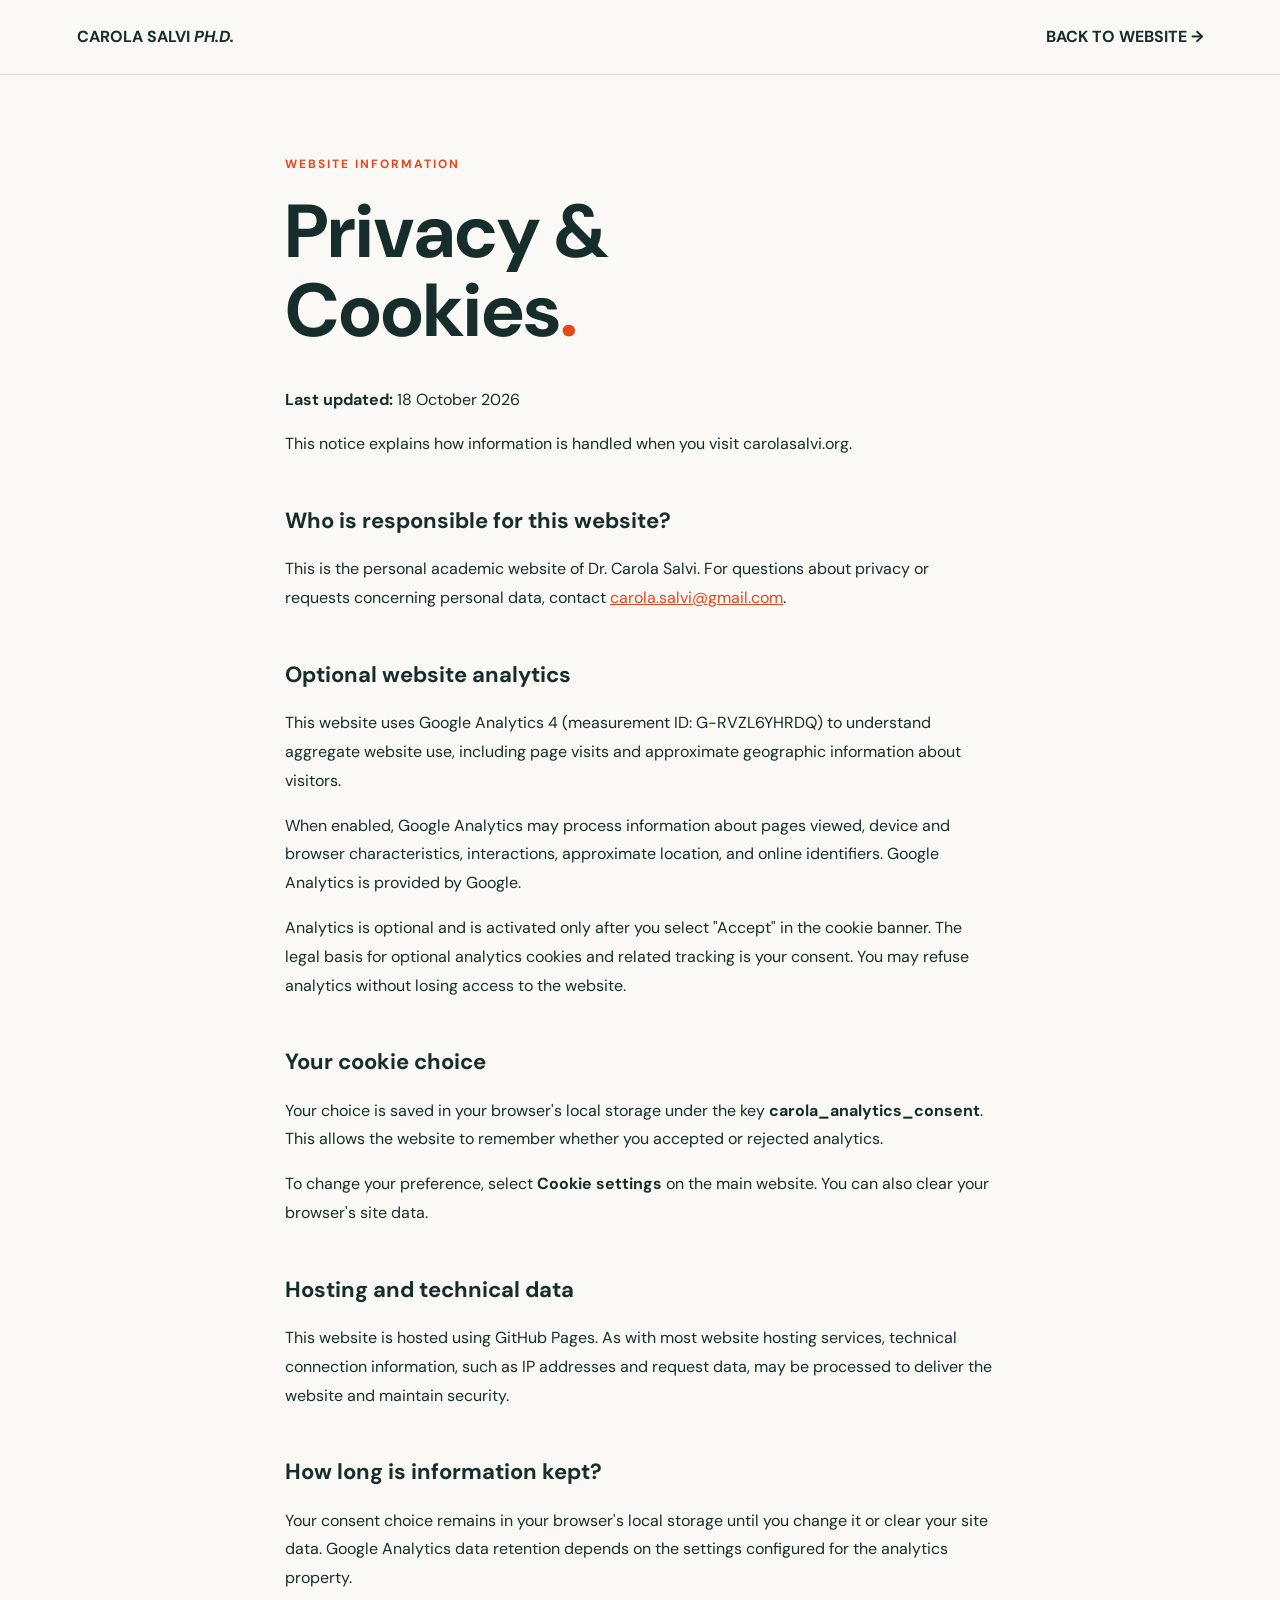
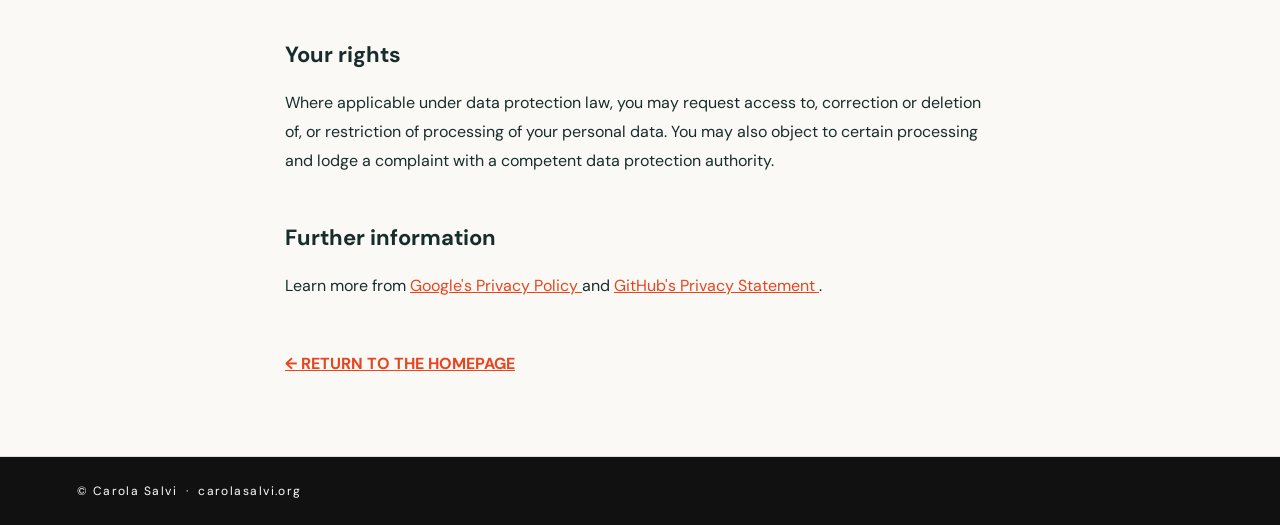
<file: privacy.html>
<!DOCTYPE html>
<html lang="en">
<head>
  <meta charset="utf-8">
  <meta name="viewport" content="width=device-width, initial-scale=1">
  <meta name="robots" content="index, follow">
  <title>Privacy & Cookies | Carola Salvi</title>
  <link rel="stylesheet" href="styles.css">
  <link href="https://fonts.googleapis.com/css2?family=DM+Sans:wght@400;500;600;700&family=Libre+Caslon+Text:wght@400;700&display=swap" rel="stylesheet">
  <style>
    body {
      margin: 0;
      background: #faf9f6;
      color: #172d2b;
      font-family: 'DM Sans', sans-serif;
    }
    .privacy-header {
      padding: 25px 6%;
      border-bottom: 1px solid #ddd;
      display: flex;
      justify-content: space-between;
      align-items: center;
    }
    .privacy-header a {
      color: inherit;
      text-decoration: none;
      font-weight: 700;
    }
    .privacy-content {
      max-width: 760px;
      margin: 80px auto;
      padding: 0 25px;
    }
    .label {
      color: #e8451d;
      font-size: 12px;
      letter-spacing: 2px;
      font-weight: 700;
    }
    h1 {
      font-size: clamp(42px, 7vw, 75px);
      line-height: 1.05;
      margin: 20px 0 35px;
    }
    h2 {
      font-size: 22px;
      margin-top: 45px;
    }
    p {
      font-size: 16px;
      line-height: 1.8;
    }
    a {
      color: #e8451d;
    }
    .back-link {
      display: inline-block;
      margin-top: 35px;
      font-weight: 700;
    }
    .privacy-footer {
      border-top: 1px solid #ddd;
      padding: 25px 6%;
      font-size: 12px;
    }
  </style>
</head>

<body>

<header class="privacy-header">
  <a href="/">CAROLA SALVI <i>PH.D.</i></a>
  <a href="/">BACK TO WEBSITE &rarr;</a>
</header>

<main class="privacy-content">

  <div class="label">WEBSITE INFORMATION</div>

  <h1>Privacy &amp;<br>Cookies<span style="color:#e8451d">.</span></h1>

  <p><strong>Last updated:</strong> 18 October 2026</p>

  <p>
    This notice explains how information is handled when you visit
    carolasalvi.org.
  </p>

  <h2>Who is responsible for this website?</h2>

  <p>
    This is the personal academic website of Dr. Carola Salvi.
    For questions about privacy or requests concerning personal data,
    contact <a href="mailto:carola.salvi@gmail.com">carola.salvi@gmail.com</a>.
  </p>

  <h2>Optional website analytics</h2>

  <p>
    This website uses Google Analytics 4 (measurement ID:
    G-RVZL6YHRDQ) to understand aggregate website use,
    including page visits and approximate geographic information
    about visitors.
  </p>

  <p>
    When enabled, Google Analytics may process information about
    pages viewed, device and browser characteristics, interactions,
    approximate location, and online identifiers.
    Google Analytics is provided by Google.
  </p>

  <p>
    Analytics is optional and is activated only after you select
    "Accept" in the cookie banner. The legal basis for optional
    analytics cookies and related tracking is your consent.
    You may refuse analytics without losing access to the website.
  </p>

  <h2>Your cookie choice</h2>

  <p>
    Your choice is saved in your browser's local storage under
    the key <strong>carola_analytics_consent</strong>.
    This allows the website to remember whether you accepted
    or rejected analytics.
  </p>

  <p>
    To change your preference, select
    <strong>Cookie settings</strong> on the main website.
    You can also clear your browser's site data.
  </p>

  <h2>Hosting and technical data</h2>

  <p>
    This website is hosted using GitHub Pages.
    As with most website hosting services, technical connection
    information, such as IP addresses and request data,
    may be processed to deliver the website and maintain security.
  </p>

  <h2>How long is information kept?</h2>

  <p>
    Your consent choice remains in your browser's local storage
    until you change it or clear your site data.
    Google Analytics data retention depends on the settings
    configured for the analytics property.
  </p>

  <h2>Your rights</h2>

  <p>
    Where applicable under data protection law, you may request
    access to, correction or deletion of, or restriction of
    processing of your personal data. You may also object to
    certain processing and lodge a complaint with a competent
    data protection authority.
  </p>

  <h2>Further information</h2>

  <p>
    Learn more from
    <a href="https://policies.google.com/privacy" target="_blank" rel="noopener">
      Google's Privacy Policy
    </a>
    and
    <a href="https://docs.github.com/en/site-policy/privacy-policies/github-general-privacy-statement" target="_blank" rel="noopener">
      GitHub's Privacy Statement
    </a>.
  </p>

  <a class="back-link" href="/">&larr; RETURN TO THE HOMEPAGE</a>

</main>

<footer class="privacy-footer">
  &copy; Carola Salvi &nbsp;&middot;&nbsp; carolasalvi.org
</footer>

</body>
</html>
</file>
<file: styles.css>
:root{--ink:#111;--paper:#f4f1e9;--white:#fff;--red:#e8451d;--blue:#b9d4d5;--green:#123f37;--yellow:#f0d13d;--line:#bbb7ad;--serif:'Libre Caslon Text',Georgia,serif;--sans:'DM Sans',Arial,sans-serif}*{box-sizing:border-box}html{scroll-behavior:smooth}body{margin:0;background:var(--paper);color:var(--ink);font-family:var(--sans);line-height:1.5}.site-header{height:76px;display:flex;align-items:center;justify-content:space-between;padding:0 4vw;border-bottom:1px solid var(--ink);position:sticky;top:0;background:rgba(244,241,233,.94);backdrop-filter:blur(12px);z-index:50}.brand{font-weight:700;letter-spacing:.16em;text-decoration:none;color:var(--ink);font-size:13px}.brand i{color:var(--red);font-style:normal;margin-left:8px}nav{display:flex;gap:25px}nav a{color:var(--ink);text-decoration:none;font-size:12px;letter-spacing:.06em}nav a:hover{color:var(--red)}.hero{min-height:calc(100vh - 76px);display:grid;grid-template-columns:1.05fr .95fr;padding:6vw 6vw 5vw;gap:5vw;overflow:hidden}.kicker,.section-label{font-size:11px;font-weight:700;letter-spacing:.2em}.hero h1{font-size:clamp(68px,9vw,148px);line-height:.75;letter-spacing:-.075em;margin:4vw 0 2.5vw;font-weight:700}.hero h1 span{color:var(--red);margin-left:7vw}.hero-deck{font-family:var(--serif);font-size:clamp(24px,2.4vw,40px);max-width:700px;margin:0 0 22px}.hero-deck em{color:var(--red)}.lede{max-width:650px;font-size:16px}.arrow-link{display:inline-block;margin-top:35px;color:var(--ink);font-size:11px;letter-spacing:.16em;font-weight:700}.hero-bauhaus{position:relative;min-height:620px}.hero-bauhaus .box{position:absolute;width:66%;height:62%;right:8%;top:10%;border:2px solid var(--ink)}.sun{position:absolute;width:210px;height:210px;border-radius:50%;background:var(--yellow);right:-3%;top:-2%}.stem{position:absolute;width:2px;height:65%;background:var(--ink);left:43%;top:21%}.bulb{position:absolute;width:240px;height:240px;border-radius:50%;background:var(--blue);left:17%;top:24%;border:2px solid var(--ink)}.bulb:after{content:"";position:absolute;width:84px;height:70px;background:var(--red);left:76px;bottom:-54px;border:2px solid var(--ink)}.bulb span{position:absolute;width:110px;height:110px;border:2px solid var(--ink);border-radius:50%;left:63px;top:55px}.bulb b{position:absolute;width:2px;height:135px;background:var(--ink);left:117px;top:51px;transform:rotate(34deg)}.slash{position:absolute;width:3px;height:58%;background:var(--red);left:48%;top:13%;transform:rotate(46deg);transform-origin:center}.micro{position:absolute;right:3%;bottom:14%;font-size:12px;font-weight:700;letter-spacing:.3em;writing-mode:vertical-rl}.hero-bauhaus img{position:absolute;width:155px;bottom:-4%;left:4%;mix-blend-mode:multiply;transform:rotate(-7deg)}.manifesto{background:var(--ink);color:#fff;padding:7vw 9vw;position:relative}.manifesto-index{position:absolute;right:5vw;top:4vw;color:var(--red);font-size:11px;letter-spacing:.2em}.manifesto>p{font-size:11px;letter-spacing:.22em}.manifesto h2{font-family:var(--serif);font-weight:400;font-size:clamp(38px,5vw,76px);line-height:1.08;max-width:1250px;margin:28px 0 0}.section{padding:8vw 7vw;border-bottom:1px solid var(--ink)}.research-intro{display:grid;grid-template-columns:1fr 1fr;gap:8vw;margin-top:28px}.section h2{font-size:clamp(52px,7vw,102px);line-height:.92;letter-spacing:-.055em;margin:20px 0 35px}.research-intro p,.art-title>p{font-family:var(--serif);font-size:20px;line-height:1.65;align-self:end}.research-visual{display:grid;grid-template-columns:1.2fr .8fr;margin:7vw -7vw 0}.brain-frame{background:#050505;position:relative;min-height:520px;overflow:hidden}.brain-frame img{width:100%;height:100%;object-fit:cover}.brain-frame span,.brain-white span{position:absolute;bottom:20px;left:25px;font-size:10px;letter-spacing:.18em;color:#fff}.brain-white{position:relative;background:#fff;min-height:520px}.brain-white .geometry i{position:absolute;width:230px;height:230px;border-radius:50%;background:var(--red);left:20%;top:22%}.brain-white .geometry b{position:absolute;width:250px;height:250px;border:2px solid var(--ink);left:38%;top:38%;transform:rotate(45deg)}.brain-white span{color:var(--ink)}.research-grid{display:grid;grid-template-columns:repeat(2,1fr);border-left:1px solid var(--ink);border-top:1px solid var(--ink);margin-top:6vw}.research-grid article{padding:38px;min-height:290px;border-right:1px solid var(--ink);border-bottom:1px solid var(--ink)}.research-grid article>b{color:var(--red);font-size:11px}.research-grid h3{font-family:var(--serif);font-size:28px;font-weight:400;line-height:1.15}.methods{display:flex;flex-wrap:wrap;gap:0;margin-top:38px}.methods>*{padding:9px 13px;border:1px solid var(--ink);margin:-1px 0 0 -1px;font-size:10px;letter-spacing:.08em}.methods strong{background:var(--red);color:#fff}.book{display:grid;grid-template-columns:.8fr 1.2fr;gap:9vw;background:var(--green);color:#fff;align-items:center;overflow:hidden}.book-image{position:relative}.book-image:before{content:"";position:absolute;width:110%;height:3px;background:var(--red);top:42%;left:-35%;transform:rotate(-20deg)}.book-image img{width:min(100%,480px);display:block;position:relative;box-shadow:20px 25px 0 rgba(0,0,0,.25)}.book-copy{position:relative}.book-copy h2{color:#fff}.book-copy p{max-width:660px}.serif{font-family:var(--serif);font-size:22px}.orbit{width:270px;height:270px;border:2px solid #d7b99d;border-radius:50%;position:absolute;right:-8vw;bottom:-11vw}.orbit i{position:absolute;width:28px;height:28px;background:#d7b99d;border-radius:50%;left:120px;top:120px}.orbit span{position:absolute;top:122px;left:-38px;font-size:10px;letter-spacing:.2em}.publications{background:#fff}.pub-head{display:grid;grid-template-columns:.6fr 1.4fr;column-gap:8vw;align-items:end;margin-bottom:5vw}.pub-head .section-label{grid-column:1}.pub-head h2{grid-column:1/3}.pub-head p{grid-column:2;font-family:var(--serif);font-size:18px}.pub-head a{color:var(--red)}details{border-top:1px solid var(--ink)}details:last-child{border-bottom:1px solid var(--ink)}summary{list-style:none;cursor:pointer;padding:22px 0;font-weight:700;letter-spacing:.12em;font-size:12px;display:flex;justify-content:space-between}summary::-webkit-details-marker{display:none}summary span{color:var(--red)}.pubs{margin:0 0 45px;padding:0;list-style:none;counter-reset:pub}.pubs li{counter-increment:pub;display:grid;grid-template-columns:55px 1fr;gap:15px;border-top:1px solid #ddd;padding:14px 0;font-size:13px}.pubs li:before{content:counter(pub,decimal-leading-zero);color:#888;font-size:10px;padding-top:3px}.pubs strong{font-weight:700}.media{background:var(--blue)}.media-grid{display:grid;grid-template-columns:1.25fr .75fr;gap:7vw;margin-top:5vw}.media-object{position:relative;background:#fff;padding:4vw}.media-object img{width:100%;display:block;filter:grayscale(1)}.media-object span{position:absolute;left:-18px;bottom:12%;writing-mode:vertical-rl;font-size:10px;letter-spacing:.2em}.media-list{border-top:2px solid var(--ink)}.media-list h3{font-size:11px;letter-spacing:.2em}.media-list p{font-family:var(--serif);font-size:23px;border-bottom:1px solid rgba(0,0,0,.35);padding:10px 0;margin:0}.media-list small{display:block;margin-top:24px}.art{background:var(--paper)}.art-title{display:grid;grid-template-columns:.8fr 1.2fr;gap:5vw}.art-title .section-label{grid-column:1/3}.art-title h2{grid-column:1/3}.art-title>p{grid-column:2}.art-gallery{display:grid;grid-template-columns:1fr 1fr 1fr;gap:12px;margin:6vw -2vw}.art-gallery figure{margin:0;overflow:hidden;background:#111}.art-gallery figure:nth-child(2){transform:translateY(70px)}.art-gallery img{width:100%;height:680px;object-fit:cover;display:block}.exhibitions{margin-top:10vw;max-width:1050px;margin-left:auto}.exhibitions h3{font-size:11px;letter-spacing:.2em;border-bottom:2px solid var(--ink);padding-bottom:12px}.exhibitions>div{display:grid;grid-template-columns:120px 1fr;border-bottom:1px solid var(--ink);padding:18px 0}.exhibitions b{color:var(--red);font-size:13px}.exhibitions p{margin:0}.exhibitions span{font-size:12px;color:#555}.photography-hold{min-height:380px;background:#fff;position:relative}.photography-hold:after{content:"";position:absolute;width:150px;height:150px;border-radius:50%;background:var(--yellow);right:10vw;top:8vw}.photography-hold p{max-width:520px}.contact{display:grid;grid-template-columns:.7fr 1.3fr;background:var(--red);color:#fff;align-items:center}.contact-phone img{width:70%;max-width:430px;mix-blend-mode:multiply}.contact a{color:#fff;font-size:18px}footer{display:flex;justify-content:space-between;padding:25px 4vw;font-size:10px;letter-spacing:.12em;background:var(--ink);color:#fff}@media(max-width:900px){nav{display:none}.hero,.research-intro,.book,.media-grid,.art-title,.contact,.pub-head{grid-template-columns:1fr}.hero{padding:70px 7vw}.hero-bauhaus{min-height:500px}.hero h1 span{margin-left:0}.research-visual{grid-template-columns:1fr;margin-left:-7vw;margin-right:-7vw}.research-grid{grid-template-columns:1fr}.pub-head h2,.pub-head p,.art-title .section-label,.art-title h2,.art-title>p{grid-column:1}.art-gallery{grid-template-columns:1fr;margin:50px 0}.art-gallery figure:nth-child(2){transform:none}.art-gallery img{height:auto}.section{padding:80px 7vw}.contact-phone img{width:55%}.orbit{display:none}.exhibitions>div{grid-template-columns:70px 1fr}footer{gap:20px;flex-wrap:wrap}}
/* v3: more conceptual / editorial Bauhaus */
.about{background:var(--yellow);position:relative;overflow:hidden}.about:after{content:"";position:absolute;width:38vw;height:38vw;border:2px solid var(--ink);border-radius:50%;left:-19vw;bottom:-22vw}.about-grid{display:grid;grid-template-columns:.9fr 1.1fr;gap:9vw;margin-top:2vw}.about h2{max-width:760px}.about .dark{color:var(--ink);max-width:650px}.scholar-link{display:inline-block;margin-top:28px;color:var(--ink);font-weight:700;letter-spacing:.16em;font-size:11px}.credentials{border-top:2px solid var(--ink)}.credentials h3{font-size:11px;letter-spacing:.2em;margin:32px 0 10px}.credentials>div{display:grid;grid-template-columns:88px 1fr;border-top:1px solid rgba(0,0,0,.45);padding:12px 0}.credentials b{font-size:11px}.credentials p{margin:0;font-size:13px}.media-list a{display:grid;grid-template-columns:120px 1fr auto;gap:15px;align-items:center;border-bottom:1px solid rgba(0,0,0,.35);padding:17px 0;color:var(--ink);text-decoration:none}.media-list a:hover{background:rgba(255,255,255,.3)}.media-list a b,.media-list a i{font-size:10px;letter-spacing:.12em;font-style:normal}.media-list a em{font-family:var(--serif);font-size:18px;font-style:normal}.press-mentions{padding:24px 0;display:grid;grid-template-columns:120px 1fr;gap:15px;font-size:11px;letter-spacing:.08em}.media-object.rai{padding:0;background:#111;align-self:start}.media-object.rai img{filter:none;aspect-ratio:16/9;object-fit:cover}.crop-strip{grid-template-columns:repeat(5,1fr);gap:3px;margin:6vw -7vw 3vw;height:560px}.crop-strip figure,.crop-strip figure:nth-child(2){transform:none;height:100%}.crop-strip img{height:100%;object-fit:cover;object-position:50% 36%;transition:transform .5s ease}.crop-strip figure:nth-child(2) img{object-position:50% 24%}.crop-strip figure:nth-child(3) img{object-position:50% 32%}.crop-strip figure:nth-child(4) img{object-position:48% 27%}.crop-strip figure:nth-child(5) img{object-position:55% 30%}.crop-strip figure:hover img{transform:scale(1.035)}
@media(max-width:900px){.about-grid{grid-template-columns:1fr}.crop-strip{height:390px;grid-template-columns:repeat(5,45vw);overflow:hidden;margin-left:-7vw;margin-right:-7vw}.media-list a{grid-template-columns:90px 1fr}.media-list a i{display:none}.press-mentions{grid-template-columns:90px 1fr}}

/* v4 hero — Baldwin/Swiss circle system */
.hero.hero-circles{min-height:calc(100vh - 76px);grid-template-columns:.88fr 1.12fr;padding:6vw 5vw 4vw;gap:4vw;align-items:center;background:var(--paper)}
.hero-circles .hero-copy{align-self:center;max-width:690px}
.hero-circles .kicker{font-weight:500;letter-spacing:.25em;margin:0 0 3.5vw}
.hero-circles h1{font-family:var(--sans);font-size:clamp(66px,7.7vw,126px);line-height:.82;letter-spacing:-.075em;margin:0 0 2.3vw;font-weight:700}
.hero-circles .hero-dot{color:var(--red);margin-left:3px}
.hero-circles .hero-deck{font-size:clamp(20px,1.8vw,30px);margin-bottom:18px}
.hero-circles .lede{max-width:610px;font-size:15px;line-height:1.65}
.hero-circles .arrow-link{margin-top:25px}
.hero-topics{margin-top:4vw;padding-left:22px;border-left:1px solid var(--ink);display:flex;flex-direction:column;gap:3px;font-size:10px;letter-spacing:.18em}
.hero-circle-system{--disc:clamp(150px,16vw,255px);position:relative;display:grid;grid-template-columns:repeat(2,var(--disc));grid-auto-rows:var(--disc);gap:0;justify-content:center;align-content:center;min-height:calc(var(--disc)*3);padding-bottom:1vw}
.idea-circle,.brain-circle{width:var(--disc);height:var(--disc);border-radius:50%;overflow:hidden}
.idea-circle{background:var(--red)}
.brain-circle{background:#fff;display:flex;align-items:center;justify-content:center}
.brain-circle img{width:100%;height:100%;object-fit:cover;object-position:center;display:block;mix-blend-mode:multiply}
.hero-micro{position:absolute;right:-1vw;bottom:2vw;font-size:10px;line-height:1.7;letter-spacing:.2em}
@media(max-width:1050px){.hero.hero-circles{grid-template-columns:1fr 1fr}.hero-circle-system{--disc:clamp(125px,18vw,190px)}.hero-micro{display:none}}
@media(max-width:760px){.hero.hero-circles{grid-template-columns:1fr;padding:60px 7vw 70px}.hero-circles h1{font-size:clamp(62px,18vw,98px)}.hero-circle-system{--disc:min(42vw,190px);margin-top:45px}.hero-topics{margin-top:45px}}
/* v5 refinements */
.hero.hero-circles{grid-template-columns:1fr 1fr}
.hero-circles h1{font-size:clamp(52px,5.9vw,96px);line-height:.88;letter-spacing:-.06em}
.hero-circles .hero-deck{font-weight:700;letter-spacing:.08em;font-size:clamp(18px,1.5vw,25px);margin-top:25px}
.hero-circle-system{--disc:clamp(145px,15vw,235px);grid-template-columns:repeat(2,var(--disc));grid-template-rows:repeat(3,var(--disc));width:calc(var(--disc)*2);height:calc(var(--disc)*3);min-height:0;padding:0;justify-self:center}
.aha-disc{display:flex;align-items:center;justify-content:center;position:relative}.aha-disc span{font-size:clamp(28px,3.5vw,60px);font-weight:700;letter-spacing:-.07em;color:var(--paper);transform:rotate(-10deg);mix-blend-mode:screen}
.brain-circle img{object-fit:contain;transform:scale(.93);mix-blend-mode:multiply}
.brain-frame img{object-position:center 48%;transform:scale(1.08)}
.brain-white{overflow:hidden;background:var(--paper)}.brain-white:before{content:"";position:absolute;width:280px;height:280px;border:2px solid var(--ink);border-radius:50%;left:12%;top:14%}.brain-white:after{content:"";position:absolute;width:190px;height:190px;background:var(--red);right:5%;bottom:8%;border-radius:50%}.brain-white .geometry i{width:180px;height:180px;left:33%;top:28%;background:var(--yellow);z-index:2}.brain-white .geometry b{width:210px;height:210px;left:42%;top:35%;z-index:3}.brain-white span{z-index:5;font-weight:700;letter-spacing:.25em}
.book-link{display:inline-block;margin-top:24px;color:#fff;border-bottom:1px solid #fff;padding-bottom:5px;font-size:10px;letter-spacing:.14em;font-weight:700}
.publications details{margin:0}.publications summary{padding:13px 0}.pubs{margin:0 0 22px}.pubs li{grid-template-columns:35px 1fr;gap:8px;padding:6px 0;font-size:11px;line-height:1.38}.pubs li:before{font-size:8px}.pubs.articles{columns:1}.pubs a{color:inherit;text-decoration-thickness:1px;text-underline-offset:2px}
.media-hero{position:relative;margin:4vw 0 5vw;max-width:1100px}.media-hero img{width:100%;display:block;aspect-ratio:16/7;object-fit:cover}.media-hero span{position:absolute;left:20px;bottom:18px;background:var(--paper);padding:8px 10px;font-size:9px;letter-spacing:.18em}.media-archive{display:grid;grid-template-columns:1fr 1fr;gap:6vw}.media-list,.press-all{border-top:2px solid var(--ink)}.press-all h3{font-size:11px;letter-spacing:.2em}.press-all ol{list-style:none;padding:0;margin:0}.press-all li{border-bottom:1px solid rgba(0,0,0,.3);padding:10px 0;font-family:var(--serif);font-size:15px;line-height:1.25}
.crop-strip{height:310px}.crop-strip img{height:100%;object-fit:cover;transform:scale(1.18)}.crop-strip figure:hover img{transform:scale(1.23)}
.contact-phone{height:390px;overflow:hidden;display:flex;align-items:center}.contact-phone img{width:92%;max-width:520px;transform:scale(1.15) translateX(-4%)}
@media(max-width:900px){.media-archive{grid-template-columns:1fr}.media-hero img{aspect-ratio:16/9}.crop-strip{height:250px}.contact-phone{height:280px}}

/* v6 requested refinements */
.aha-disc span{display:none!important}
.brain-circle img{transform:scale(.78);object-fit:contain}
.brain-frame{background:var(--paper);display:flex;align-items:center;justify-content:center}
.brain-frame img{width:88%;height:88%;object-fit:contain;object-position:center;transform:scale(.96)}
.brain-frame span{background:var(--paper);color:var(--ink);padding:6px 8px;bottom:18px;left:20px;font-weight:700}
.pub-section{border-top:1px solid var(--ink);padding:0 0 18px}.pub-section:last-child{border-bottom:1px solid var(--ink)}
.pub-section h3{display:flex;justify-content:space-between;margin:0;padding:12px 0;font-size:11px;letter-spacing:.15em}.pub-section h3 span{color:var(--red)}
.pubs li a{color:inherit;text-decoration:none}.pubs li a:hover{text-decoration:underline;text-underline-offset:3px}
.press-all li a{color:inherit;text-decoration:none;display:block}.press-all li a:hover{text-decoration:underline;text-underline-offset:3px}
/* portrait / vertical artwork crops */
.crop-strip{height:auto;grid-template-columns:repeat(5,1fr);gap:10px;margin-left:0;margin-right:0}
.crop-strip figure,.crop-strip figure:nth-child(2){height:560px;transform:none}
.crop-strip img{width:100%;height:100%;object-fit:cover;object-position:center;transform:scale(1.06)}
.crop-strip figure:hover img{transform:scale(1.1)}
/* restore original telephone treatment */
.contact-phone{height:auto;overflow:visible;display:block}
.contact-phone img{width:70%;max-width:430px;transform:none;mix-blend-mode:multiply}
@media(max-width:900px){.crop-strip{grid-template-columns:repeat(2,1fr);height:auto}.crop-strip figure{height:440px}.contact-phone{height:auto}.contact-phone img{width:55%}}

/* v7 — requested refinements, preserving v6 site */
/* One bibliographic item per continuous row: wrapping only when the viewport physically requires it. */
.publications .pubs{list-style:none;padding:0;margin:0 0 22px;counter-reset:pub}
.publications .pubs li{counter-increment:pub;display:block;position:relative;padding:7px 0 7px 34px;border-bottom:1px solid rgba(0,0,0,.16);font-size:11px;line-height:1.35;white-space:nowrap;overflow-x:auto;overflow-y:hidden;scrollbar-width:thin}
.publications .pubs li:before{content:counter(pub,decimal-leading-zero);position:absolute;left:0;top:8px;font-family:var(--sans);font-size:8px;letter-spacing:.08em}
.publications .pubs li a{display:inline;color:inherit}

/* Brain scan: crop approximately 1 cm visually from each side without changing the original asset. */
.brain-frame{overflow:hidden;position:relative}
.brain-frame img{width:calc(100% + 10%);height:100%;max-width:none;object-fit:cover;object-position:center;transform:none;clip-path:inset(0 5% 0 5%)}

/* Replace the previous geometry with the lamp/light visual language from the supplied reference. */
.insight-lamp{position:relative;overflow:hidden;min-height:520px;background:var(--paper);display:flex;align-items:flex-start;justify-content:flex-end}
.insight-lamp>img{position:relative;z-index:3;width:88%;height:62%;object-fit:cover;object-position:72% 15%;mix-blend-mode:multiply}
.insight-lamp .light-cone{position:absolute;z-index:1;right:14%;top:28%;width:54%;height:62%;background:linear-gradient(155deg,rgba(240,209,61,.5),rgba(240,209,61,.08) 62%,transparent 63%);clip-path:polygon(35% 0,100% 0,72% 100%,0 100%)}
.insight-lamp span{position:absolute;z-index:4;left:10%;bottom:10%;font-family:var(--sans);font-size:clamp(44px,7vw,108px);font-weight:700;letter-spacing:-.07em;color:var(--ink)}

/* Ideas in Public: use the two supplied TEDx images. */
.media-hero-pair{display:grid;grid-template-columns:1.05fr 1fr;gap:10px;max-width:none}
.media-hero-pair img{width:100%;height:430px;aspect-ratio:auto;object-fit:cover}
.media-hero-pair img:first-child{object-position:center 48%}
.media-hero-pair img:nth-child(2){object-position:center}

/* Project title + explicit subtitle. */
.art-title .art-subtitle{font-family:var(--sans);font-size:clamp(20px,2vw,30px);font-weight:700;line-height:1.1;margin:14px 0 22px}

/* User requested vertical cropping of the paintings: narrow portrait slices, partial works encouraged. */
.crop-strip{grid-template-columns:repeat(5,minmax(0,1fr));gap:8px}
.crop-strip figure,.crop-strip figure:nth-child(2){height:620px;overflow:hidden}
.crop-strip img{width:100%;height:100%;object-fit:cover;object-position:center;transform:scale(1.28)}
.crop-strip figure:nth-child(2) img{object-position:45% center}.crop-strip figure:nth-child(3) img{object-position:55% center}.crop-strip figure:nth-child(4) img{object-position:42% center}.crop-strip figure:nth-child(5) img{object-position:58% center}
.crop-strip figure:hover img{transform:scale(1.32)}

@media(max-width:900px){
 .publications .pubs li{white-space:normal;overflow:visible}
 .media-hero-pair{grid-template-columns:1fr}.media-hero-pair img{height:auto;aspect-ratio:16/9}
 .insight-lamp{min-height:390px}.crop-strip figure{height:480px}
}

/* v8 — final refinement pass */
/* Research brain: smaller, with an even crop on all four sides. */
.brain-frame{padding:7%;background:var(--paper);overflow:hidden;box-sizing:border-box}
.brain-frame img{width:100%;height:100%;max-width:none;object-fit:cover;object-position:center;clip-path:inset(6% 6% 6% 6%);transform:scale(.88)}
.brain-frame span{left:9%;bottom:8%;font-size:9px;letter-spacing:.18em}

/* Simple Bauhaus geometry + bulb beside the scan. */
.bauhaus-bulb{position:relative;min-height:520px;background:var(--paper);overflow:hidden}
.bauhaus-bulb .shape-circle{position:absolute;width:44%;aspect-ratio:1;border-radius:50%;background:var(--red);right:9%;top:11%}
.bauhaus-bulb .shape-square{position:absolute;width:35%;aspect-ratio:1;background:var(--yellow);left:12%;bottom:13%}
.bauhaus-bulb .shape-line{position:absolute;width:2px;height:66%;background:var(--ink);left:50%;top:17%;transform:rotate(31deg);transform-origin:center}
.bauhaus-bulb img{position:absolute;z-index:3;width:58%;height:72%;object-fit:contain;right:15%;bottom:4%;mix-blend-mode:multiply;filter:grayscale(1)}

/* Ideas in Public: preserve the complete red TEDx artwork; match stage image to the same box. */
.media-hero-pair{grid-template-columns:1fr 1fr;align-items:stretch;background:var(--paper)}
.media-hero-pair img{width:100%;height:430px;aspect-ratio:auto;background:var(--paper)}
.media-hero-pair img:nth-child(2){object-fit:contain;object-position:center}
.media-hero-pair img:first-child{object-fit:cover;object-position:center 52%}

/* Artwork: smaller horizontal/landscape crops, intentionally showing partial paintings. */
.crop-strip{grid-template-columns:repeat(5,minmax(0,1fr));gap:8px;margin-top:2vw}
.crop-strip figure,.crop-strip figure:nth-child(2){height:245px;overflow:hidden}
.crop-strip img{width:100%;height:100%;object-fit:cover;object-position:center;transform:scale(1.12)}
.crop-strip figure:hover img{transform:scale(1.16)}

/* Contact: subtle crop from both horizontal sides. */
.contact-phone{overflow:hidden}
.contact-phone img{width:74%;max-width:450px;transform:scale(1.04);clip-path:inset(0 3% 0 3%);transform-origin:center}

@media(max-width:900px){
 .brain-frame{padding:5%}.bauhaus-bulb{min-height:380px}
 .media-hero-pair{grid-template-columns:1fr}.media-hero-pair img{height:auto;aspect-ratio:16/9}.media-hero-pair img:nth-child(2){object-fit:contain}
 .crop-strip{grid-template-columns:repeat(2,1fr)}.crop-strip figure,.crop-strip figure:nth-child(2){height:210px}
}

/* v9 — final requested refinements */
/* Home brain: slightly larger than v8, while preserving the circle system. */
.hero-circle-system .brain-circle img{transform:scale(.86);object-fit:contain}

/* Publication profile links. */
.pub-profile-links{display:flex;gap:22px;flex-wrap:wrap;margin-top:20px}
.pub-profile-links a{color:var(--ink);font-size:10px;font-weight:700;letter-spacing:.14em;text-decoration:none;border-bottom:1px solid var(--ink);padding-bottom:4px}
.pub-profile-links a:hover{color:var(--red);border-color:var(--red)}

/* Ideas in Public: both supplied TEDx images use exactly the same landscape frame.
   The red artwork fills its frame edge-to-edge; the stage photo is cropped to match it. */
.media-hero-pair{grid-template-columns:1fr 1fr;gap:10px;align-items:start}
.media-hero-pair img,.media-hero-pair img:first-child,.media-hero-pair img:nth-child(2){width:100%;height:auto;aspect-ratio:1095/496;object-fit:cover;background:transparent}
.media-hero-pair img:first-child{object-position:center 58%}
.media-hero-pair img:nth-child(2){object-position:center}

/* Paintings: vertical slices again, but more compact than the earlier tall treatment. */
.crop-strip{grid-template-columns:repeat(5,minmax(0,1fr));gap:8px;margin-top:2vw}
.crop-strip figure,.crop-strip figure:nth-child(2){height:420px;overflow:hidden}
.crop-strip img{width:100%;height:100%;object-fit:cover;object-position:center;transform:scale(1.18)}
.crop-strip figure:hover img{transform:scale(1.22)}

@media(max-width:900px){
 .media-hero-pair{grid-template-columns:1fr}.media-hero-pair img,.media-hero-pair img:first-child,.media-hero-pair img:nth-child(2){aspect-ratio:1095/496;height:auto}
 .crop-strip{grid-template-columns:repeat(2,1fr)}.crop-strip figure,.crop-strip figure:nth-child(2){height:360px}
}

/* v10 — requested refinement: half petrol-blue Bauhaus circle + supplied bulb */
:root{--petrol:#155664}
.bauhaus-bulb{position:relative;min-height:520px;background:var(--paper);overflow:hidden;isolation:isolate}
.bauhaus-bulb .shape-circle{display:block;position:absolute;width:58%;aspect-ratio:1;border-radius:50%;background:var(--petrol);left:8%;top:17%;z-index:1}
.bauhaus-bulb .shape-circle:after{content:"";position:absolute;inset:0 0 0 50%;background:var(--paper)}
.bauhaus-bulb .shape-square{display:none}
.bauhaus-bulb .shape-line{position:absolute;display:block;width:1px;height:68%;background:var(--ink);left:58%;top:12%;transform:none;z-index:4}
.bauhaus-bulb img{position:absolute;z-index:3;width:43%;height:74%;object-fit:contain;left:49%;right:auto;bottom:6%;mix-blend-mode:multiply;filter:grayscale(1);background:transparent}
/* paintings stay as narrow vertical slices, but the gallery is about 2 cm shorter */
.crop-strip figure,.crop-strip figure:nth-child(2){height:344px;overflow:hidden}
.crop-strip img{width:100%;height:100%;object-fit:cover;object-position:center;transform:scale(1.34)}
.crop-strip figure:hover img{transform:scale(1.38)}
@media(max-width:900px){.bauhaus-bulb{min-height:360px}.crop-strip figure,.crop-strip figure:nth-child(2){height:300px}}

/* v11 — exact refinement requested */
/* Bauhaus mark: one circle split by a central line, petrol half + supplied bulb-image half. */
.bauhaus-bulb{position:relative;min-height:520px;background:var(--paper);overflow:hidden;isolation:isolate}
.bauhaus-bulb .shape-circle{display:block;position:absolute;width:62%;aspect-ratio:1;border-radius:50%;background:var(--petrol);left:18%;top:16%;overflow:hidden;z-index:1}
.bauhaus-bulb .shape-circle:after{content:"";position:absolute;left:50%;top:0;width:50%;height:100%;background:var(--paper)}
.bauhaus-bulb .shape-square{display:none}
.bauhaus-bulb .shape-line{position:absolute;display:block;width:2px;height:72%;background:var(--ink);left:49%;top:10%;transform:none;z-index:5}
.bauhaus-bulb img{content:url('assets/bulb-user-v11.png');position:absolute;z-index:3;width:31%;height:58%;object-fit:cover;object-position:50% 50%;left:49%;right:auto;top:18%;bottom:auto;mix-blend-mode:multiply;filter:grayscale(1);clip-path:inset(0 0 0 0);background:transparent}
/* Restore the paintings' original vertical ratio/height; crop only from left and right. */
.crop-strip figure,.crop-strip figure:nth-child(2){height:680px;overflow:hidden}
.crop-strip img{width:100%;height:100%;object-fit:cover;object-position:center;transform:scaleX(1.14);transform-origin:center}
.crop-strip figure:hover img{transform:scaleX(1.14)}
@media(max-width:900px){.bauhaus-bulb{min-height:360px}.crop-strip figure,.crop-strip figure:nth-child(2){height:auto;aspect-ratio:2/3}.crop-strip img{transform:scaleX(1.14)}}

/* v12 — corrected exactly to the requested split-circle composition */
.bauhaus-bulb{position:relative;min-height:520px;background:var(--paper);overflow:hidden;display:flex;align-items:center;justify-content:center}
.bauhaus-bulb .split-circle{position:relative;width:min(360px,72%);aspect-ratio:1;border-radius:50%;overflow:hidden}
.bauhaus-bulb .split-green,.bauhaus-bulb .split-photo{position:absolute;top:0;width:50%;height:100%;overflow:hidden}
.bauhaus-bulb .split-green{left:0;background:#155664}
.bauhaus-bulb .split-photo{right:0;background:#d9d7d7}
.bauhaus-bulb .split-photo img{position:absolute;width:200%;height:100%;max-width:none;left:-100%;top:0;object-fit:cover;object-position:center;mix-blend-mode:normal;filter:none}
.bauhaus-bulb .split-line{position:absolute;z-index:4;left:calc(50% - 1px);top:0;width:2px;height:100%;background:var(--ink)}
.bauhaus-bulb>.shape-circle,.bauhaus-bulb>.shape-square,.bauhaus-bulb>.shape-line,.bauhaus-bulb>img{display:none!important}

/* Paintings: restore original 680px vertical proportion; reduce the gallery by 2cm on EACH side. */
.art-gallery.crop-strip{margin-left:calc(-2vw + 2cm);margin-right:calc(-2vw + 2cm)}
.crop-strip figure,.crop-strip figure:nth-child(2){height:680px;overflow:hidden}
.crop-strip img{width:100%;height:100%;object-fit:cover;object-position:center;transform:none}
.crop-strip figure:hover img{transform:none}
@media(max-width:900px){
 .bauhaus-bulb{min-height:360px}.bauhaus-bulb .split-circle{width:min(300px,78%)}
 .art-gallery.crop-strip{margin-left:0;margin-right:0}
 .crop-strip figure,.crop-strip figure:nth-child(2){height:auto;aspect-ratio:2/3}
}

/* v13 — selected Bauhaus Trial 3 for the research visual */
.bauhaus-bulb .split-circle{overflow:visible;width:min(360px,72%);border-radius:0}
.bauhaus-bulb .split-green{left:0;border-radius:180px 0 0 180px;background:#155664;overflow:hidden}
.bauhaus-bulb .split-photo{right:0;border-radius:0 180px 180px 0;background:#d9d7d7;overflow:hidden}
.bauhaus-bulb .split-photo img{width:200%;height:100%;max-width:none;left:-100%;top:0;object-fit:cover;object-position:center;mix-blend-mode:normal;filter:none}
.bauhaus-bulb .split-line{left:calc(50% - 1px);top:-12%;height:124%;width:2px;background:var(--ink)}
.bauhaus-bulb .split-circle:before{content:"";position:absolute;z-index:5;left:-15%;top:calc(50% - 1px);width:130%;height:2px;background:var(--ink)}
.bauhaus-bulb .split-circle:after{content:"";position:absolute;z-index:6;right:-18%;top:calc(50% - 18px);width:36px;height:36px;border-radius:50%;background:var(--ink)}
@media(max-width:900px){.bauhaus-bulb .split-circle:after{right:-14%;width:30px;height:30px;top:calc(50% - 15px)}}

/* v14 — final copy/link refinements */
.hero-circle-system .brain-circle{background:transparent}
.hero-circle-system .brain-circle img{transform:scale(.98);mix-blend-mode:normal}
.research-read{display:inline-block;margin-top:18px;font-family:var(--sans);font-size:11px;font-weight:700;letter-spacing:.12em;color:var(--red);text-decoration:none}
.research-read:hover{text-decoration:underline}

/* V15 final refinements */
.manifesto h2{font-size:clamp(28px,3.4vw,52px);line-height:1.18;max-width:1180px}
.hero-circle-system .brain-circle{background:transparent;overflow:visible}
.hero-circle-system .brain-circle img{transform:scale(.98);object-fit:contain;mix-blend-mode:normal}
.contact a{display:inline-block;margin-top:5px}

/* v16 — research manifesto typography */
.manifesto h2{font-size:28px;line-height:1.3;max-width:1180px}
</file>
